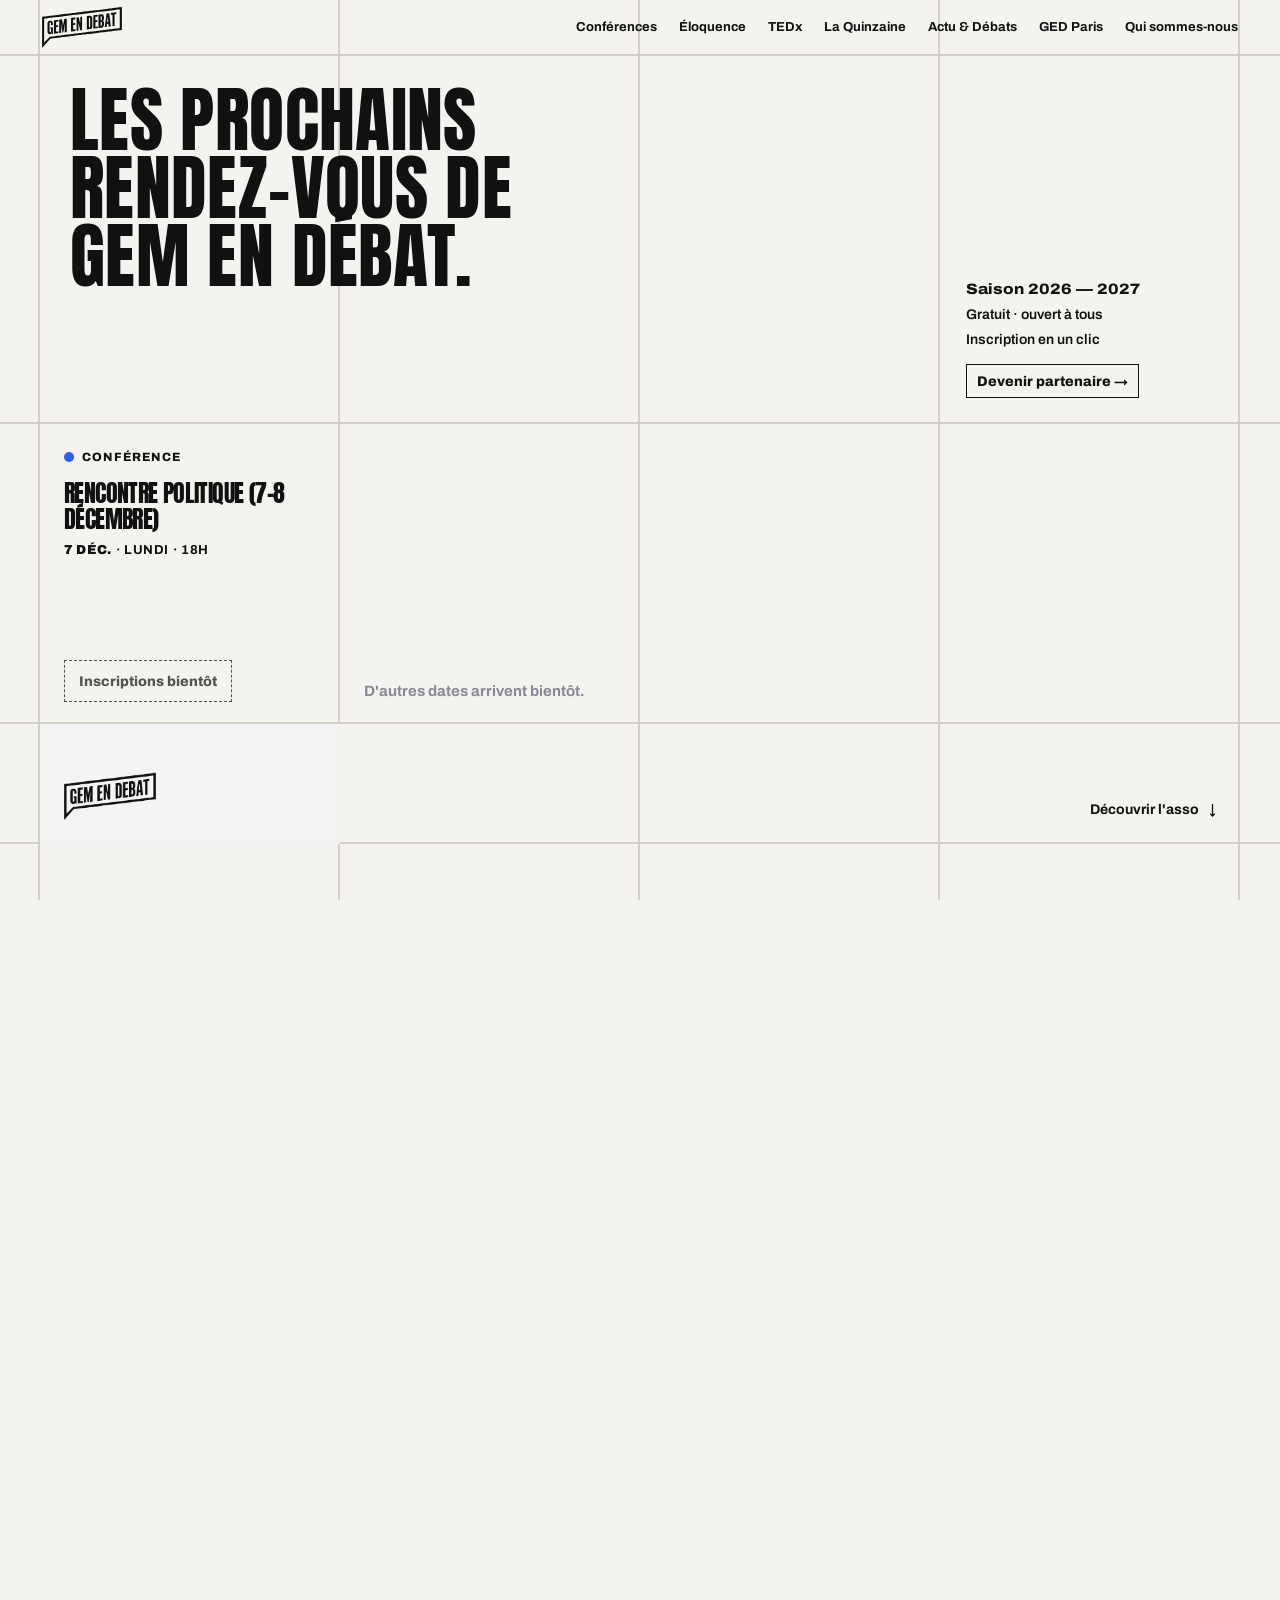
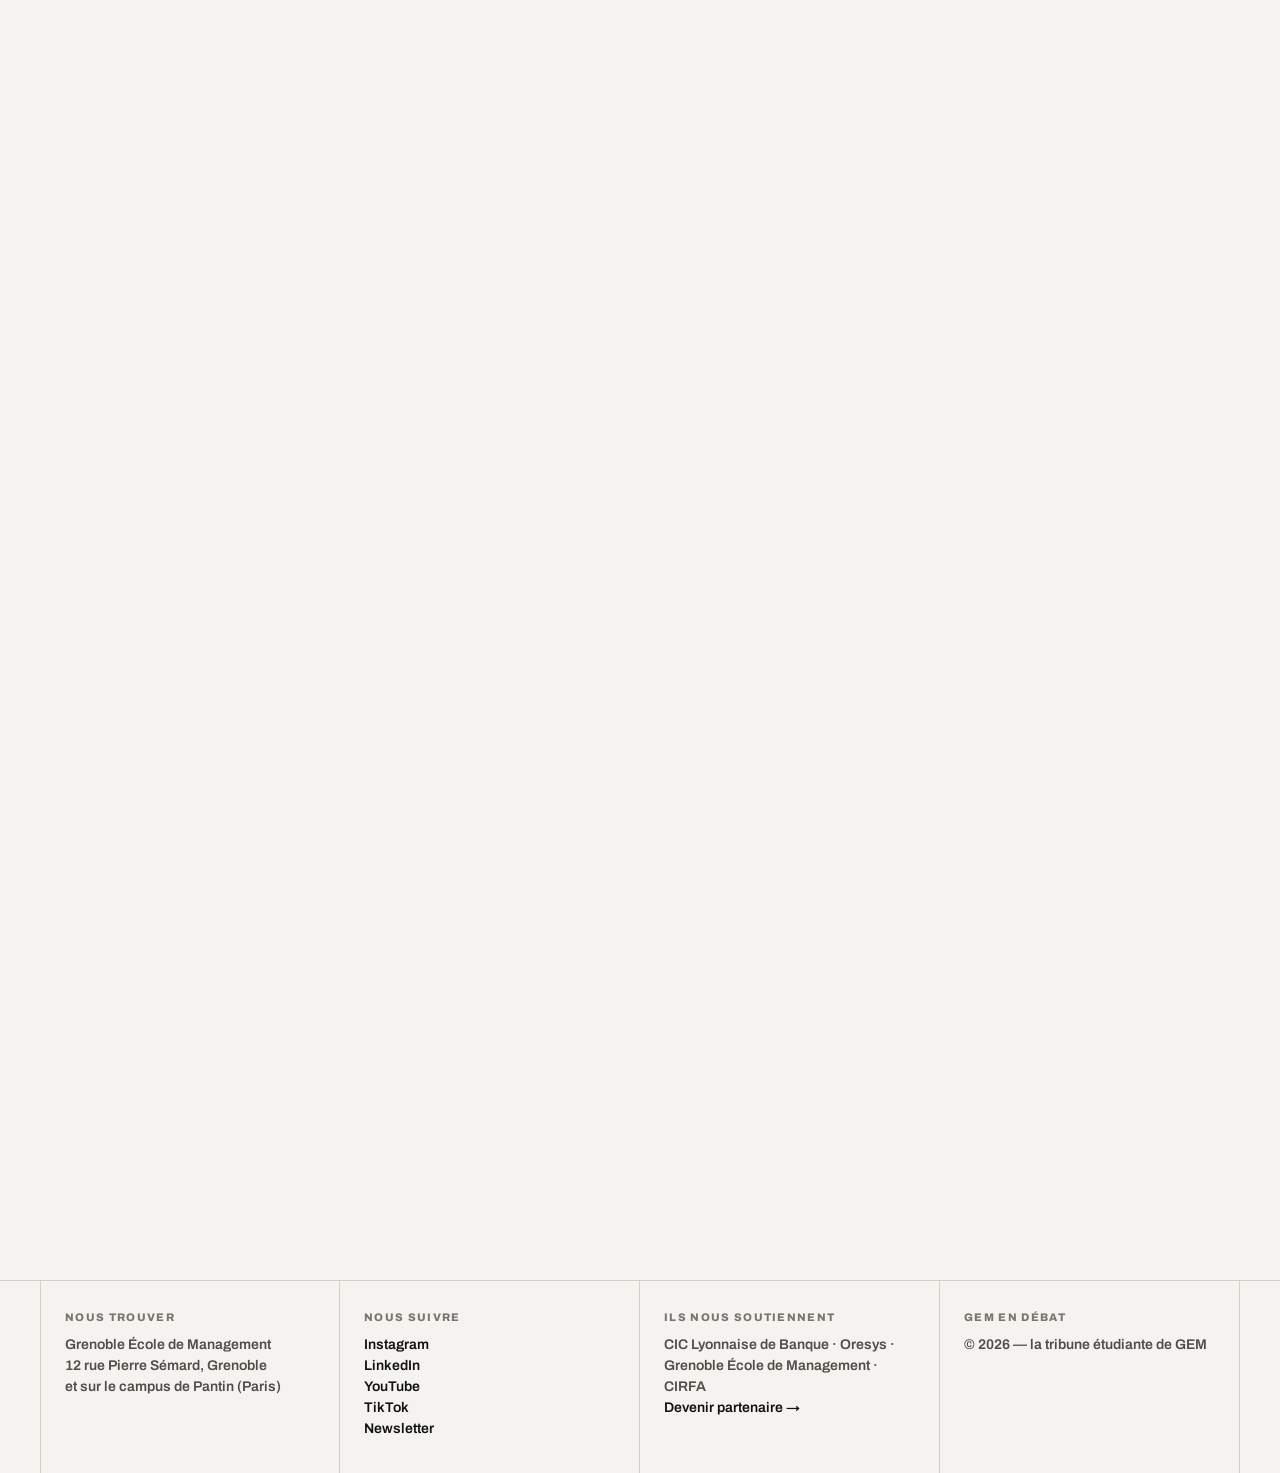
<file: index.html>
<!doctype html>
<html lang="fr">
<head>
<meta charset="utf-8">
<meta name="viewport" content="width=device-width, initial-scale=1">
<meta name="color-scheme" content="only light">
<meta name="darkreader-lock">
<title>GEM en Débat</title>
<meta name="description" content="GEM en Débat — la tribune étudiante de Grenoble École de Management. Conférences, éloquence, TEDx, La Quinzaine, Actu &amp; Débats.">
<link rel="preconnect" href="https://fonts.googleapis.com">
<link rel="preconnect" href="https://fonts.gstatic.com" crossorigin>
<link href="https://fonts.googleapis.com/css2?family=Anton&family=Archivo:wdth,wght@62..125,400..900&display=swap" rel="stylesheet">
<link rel="icon" href="assets/logo.svg">
<link rel="stylesheet" href="assets/site.css?v=13">
<style>
  :root {
    /* les couleurs viennent de assets/site.css */
    --cols: minmax(16px, 1fr) repeat(4, minmax(0, 300px)) minmax(16px, 1fr);
    --rows: 56px minmax(220px, 1fr) 300px 120px 56px;
  }
  * { box-sizing: border-box; margin: 0; padding: 0; }
  html { scroll-behavior: smooth; overflow-x: clip; }
  body { background: var(--white); color: var(--ink); font-family: "Archivo", "Helvetica Neue", Arial, sans-serif; font-size: 16px; line-height: 1.5; -webkit-font-smoothing: antialiased; }
  a { color: inherit; }
  button { font: inherit; color: inherit; cursor: pointer; }
  .display { font-family: "Anton", Impact, "Arial Narrow", sans-serif; font-weight: 400; font-stretch: normal; letter-spacing: .005em; line-height: .95; text-transform: uppercase; }

  /* ---------- Écran 1 : la grille et les prochains rendez-vous ---------- */
  .intro { position: relative; min-height: 100svh; display: grid; grid-template-columns: var(--cols); grid-template-rows: var(--rows); color: var(--ink); }
  .lines { position: absolute; inset: 0; display: grid; grid-template-columns: var(--cols); grid-template-rows: var(--rows); pointer-events: none; }
  .lines span { border-right: 2px solid var(--line); border-bottom: 2px solid var(--line); }
  .lines span:nth-child(6n) { border-right: 0; }
  .lines span:nth-last-child(-n+6) { border-bottom: 0; }

  .i-head { grid-column: 2 / span 3; grid-row: 2; padding: 30px 30px 30px 30px; position: relative; }
  .i-head h1 { font-size: clamp(40px, 5.6vw, 80px); max-width: 13ch; }
  /* le bandeau d'annonce, en pastille au-dessus du titre */
  .i-head .annonce { position: static; display: inline-flex; margin-bottom: 18px; padding: 8px 14px 7px; font-size: 14px; max-width: 100%; }
  .i-side { grid-column: 5; grid-row: 2; align-self: end; padding: 26px; font-size: 14px; font-weight: 600; display: grid; gap: 4px; position: relative; }
  .i-side .i-partner { margin-top: 10px; justify-self: start; text-decoration: none; border: 1px solid currentColor; padding: 6px 10px 5px; font-weight: 800; transition: background .15s, color .15s; }
  .i-side .i-partner:hover { background: var(--ink); color: var(--white); }
  .i-side b { font-stretch: 112%; font-weight: 800; font-size: 15px; }
  .i-top { grid-column: 2 / span 4; grid-row: 1; display: flex; justify-content: space-between; align-items: center; padding: 0 2px; font-size: 13px; font-weight: 700; position: relative; }
  .i-top nav { display: flex; gap: 22px; }
  .i-brand { display: block; width: 80px; color: var(--ink); }
  .i-brand svg { display: block; width: 100%; height: auto; }
  .i-top a { text-decoration: none; }
  .i-top a:hover { text-decoration: underline; text-underline-offset: 4px; }

  .ev { position: relative; padding: 24px 24px 22px; height: 100%; display: flex; flex-direction: column; gap: 10px; text-decoration: none; color: var(--ink); transition: background .25s, color .25s; opacity: 0; transform: translateY(16px); animation: rise .7s cubic-bezier(.2,.8,.2,1) forwards; }
  @keyframes rise { to { opacity: 1; transform: none; } }
  .ev .type { display: inline-flex; align-items: center; gap: 8px; font-size: 12px; font-weight: 800; text-transform: uppercase; letter-spacing: .1em; }
  .ev .type i { width: 10px; height: 10px; border-radius: 50%; background: var(--c); transition: background .25s; }
  .ev .when { font-size: 13px; font-weight: 700; text-transform: uppercase; letter-spacing: .05em; }
  .ev .when b { font-weight: 900; }
  .ev h3 { font-family: "Anton", Impact, sans-serif; text-transform: uppercase; letter-spacing: .01em; font-weight: 400; font-size: clamp(22px, 1.9vw, 28px); line-height: 1.05; letter-spacing: -0.025em; margin-top: 4px; }
  .ev .who { font-weight: 700; font-size: 15px; line-height: 1.25; }
  .ev .go { margin-top: auto; align-self: flex-start; display: inline-flex; align-items: center; gap: 8px; background: var(--c); color: var(--fg); font-weight: 800; font-size: 14px; padding: 10px 14px 9px; white-space: nowrap; transition: gap .2s, background .25s, color .25s; }
  .ev .go span { transition: transform .2s; }
  .ev:hover .go { background: var(--fg); color: var(--c); }
  .ev.soon .go { background: transparent; color: inherit; border: 1px dashed currentColor; }
  .ev:hover { background: var(--c); color: var(--fg); }
  .ev:hover .type i { background: var(--fg); }
  .ev:hover .go span { transform: translateX(5px); }
  .ev.soon .go { opacity: .7; }
  .ev .pv { position: absolute; right: 18px; bottom: calc(100% - 40px); width: 150px; height: auto; z-index: 5; box-shadow: 0 24px 40px -18px rgba(0,0,0,.7); opacity: 0; transform: translateY(14px) rotate(4deg); transition: opacity .25s, transform .35s cubic-bezier(.2,.8,.2,1.3); pointer-events: none; }
  .ev:hover .pv, .ev:focus-visible .pv { opacity: 1; transform: translateY(0) rotate(4deg); }
  .ev.more { color: #8a8a96; justify-content: flex-end; font-weight: 700; font-size: 15px; animation-delay: .4s; }

  .i-logo { grid-column: 2; grid-row: 4; align-self: end; padding: 24px; position: relative; }
  .i-logo .mark { width: 92px; }
  .i-down { grid-column: 5; grid-row: 4; align-self: end; justify-self: end; padding: 24px; font-weight: 700; font-size: 14px; text-decoration: none; position: relative; display: flex; align-items: center; gap: 10px; }
  .i-down span { display: inline-block; animation: nudge 1.6s ease-in-out infinite; }
  @keyframes nudge { 50% { transform: translateY(5px); } }

  /* le logo (bulle GEM EN DEBAT) */
  .mark { display: block; height: auto; }

  /* ---------- Écran 2 : la mosaïque ---------- */
  .mosaic {
    display: grid; gap: 12px; padding: 12px; min-height: max(100svh, 780px);
    grid-template-columns: repeat(5, minmax(0, 1fr)); grid-template-rows: repeat(3, minmax(230px, 1fr));
    grid-template-areas:
      "conf conf elo  ted   ted"
      "conf conf logo quinz quinz"
      "conf conf pod  team  team";
  }
  .tile { position: relative; overflow: hidden; padding: clamp(20px, 2.2vw, 32px); text-decoration: none; background: var(--bg); color: var(--fg); display: flex; flex-direction: column; isolation: isolate; }
  .tile h2 { font-size: clamp(30px, 3.2vw, 54px); position: relative; z-index: 1; }
  .t-elo h2, .t-pod h2 { font-size: clamp(26px, 2.3vw, 40px); }
  .tile .desc { position: relative; z-index: 1; margin-top: auto; max-width: 30ch; font-weight: 600; font-size: 15px; display: flex; align-items: center; gap: 10px; opacity: 0; transform: translateY(10px); transition: opacity .25s, transform .25s; }
  .tile:hover .desc, .tile:focus-visible .desc { opacity: 1; transform: none; }
  .tile .art { position: absolute; z-index: 0; transition: transform .6s cubic-bezier(.2,.8,.2,1); }
  .t-conf { grid-area: conf; --bg: var(--conf); --fg: var(--conf-fg); }
  .t-elo  { grid-area: elo;  --bg: var(--elo);  --fg: var(--elo-fg); }
  .t-ted  { grid-area: ted;  --bg: var(--ted);  --fg: var(--ted-fg); }
  .t-pod  { grid-area: pod;  --bg: var(--pod);  --fg: var(--pod-fg); }
  .t-team { grid-area: team; --bg: var(--team); --fg: var(--team-fg); }
  .t-quinz { grid-area: quinz; --bg: var(--quinz); --fg: var(--quinz-fg); }
  .t-logo { grid-area: logo; --bg: #ffffff; --fg: #111; box-shadow: inset 0 0 0 2px #111; display: grid; place-items: center; }
  .t-logo .mark { width: 78%; max-width: 260px; transition: transform .5s cubic-bezier(.2,.8,.2,1.4); }
  .t-logo:hover .mark { transform: rotate(-4deg) scale(1.06); }

  /* Conférences : les prochaines dates + une grande bulle */
  .t-conf .art { right: -6%; bottom: -8%; width: 72%; }
  .t-conf:hover .art { transform: rotate(-6deg) translate(-2%, -3%); }
  .t-conf .list { position: relative; z-index: 1; list-style: none; margin-top: 28px; max-width: 420px; }
  .t-conf .list li { display: grid; grid-template-columns: 74px 1fr; gap: 12px; padding: 12px 0; border-top: 1.5px solid rgba(242,241,237,.18); font-weight: 600; font-size: 15px; line-height: 1.25; }
  .t-conf .list li b { font-stretch: 112%; font-weight: 800; }
  .t-conf .desc { opacity: 1; transform: none; }
  /* Éloquence : les guillemets */
  .t-elo .art { left: 8%; right: 8%; bottom: 10%; height: 52%; }
  .t-elo:hover .art { transform: scale(1.08); }
  /* TEDx */
  .t-ted .art { right: 2%; bottom: -30%; font-stretch: 112%; font-weight: 900; font-size: clamp(220px, 26vw, 420px); line-height: 1; letter-spacing: -0.06em; color: rgba(0,0,0,.28); }
  .t-ted:hover .art { transform: rotate(12deg) scale(1.05); }
  .t-ted .tag { position: relative; z-index: 1; margin-top: 10px; font-weight: 700; font-size: 15px; max-width: 26ch; }
  /* Actu & Débats : l'onde des podcasts */
  .t-pod .art { left: 10%; right: 10%; bottom: 14%; height: 44%; display: flex; align-items: center; gap: 6%; }
  .t-pod .art i { flex: 1; background: var(--pod-fg); border-radius: 99px; height: var(--h); transition: height .3s; }
  .t-pod:hover .art i { animation: wave .9s ease-in-out infinite alternate; animation-delay: calc(var(--k) * -.15s); }
  @keyframes wave { to { height: calc(100% - var(--h) + 12%); } }
  /* La Quinzaine : une une de journal */
  .t-quinz .kicker { position: relative; z-index: 1; margin-top: 8px; font-weight: 700; font-size: 15px; max-width: 24ch; }
  .t-quinz .art { right: 5%; top: 30%; bottom: 10%; width: 28%; display: grid; grid-template-columns: 1fr 1fr; gap: 8% 10%; align-content: start; transform: rotate(3deg); background: #fff; padding: 5%; box-shadow: 0 18px 30px -18px rgba(0,0,0,.6); }
  .t-quinz .art b { grid-column: 1 / -1; height: 18%; min-height: 12px; background: #111; }
  .t-quinz .art i { height: 5px; background: #c4c2bc; border-radius: 2px; }
  .t-quinz .art i:nth-of-type(3n) { width: 70%; }
  .t-quinz:hover .art { transform: rotate(-2deg) translateY(-4%); }
  /* Qui sommes-nous : le réseau */
  .t-team .art { right: 4%; bottom: 8%; width: 46%; }
  .t-team:hover .art { transform: translateX(-4%) rotate(-4deg); }

  /* ---------- Animation au scroll (comme Dropbox) ---------- */
  .anim .stage { height: 320vh; }
  .anim .pin { position: sticky; top: 0; height: 100vh; overflow: hidden; }
  .anim .pin { background: var(--white); }
  .anim .intro { position: absolute; inset: 0; z-index: 2; min-height: 0; height: 100vh; background: var(--white); transform-origin: 50% 50%; will-change: transform, clip-path, opacity; }
  .anim .mosaic { position: absolute; inset: 0; min-height: 0; height: 100vh; grid-template-rows: repeat(3, minmax(0, 1fr)); background: transparent; }
  /* les fines lignes bleues au bord des carrés, comme sur Dropbox */
  .grid-lines { display: none; }
  .anim .grid-lines { display: block; position: absolute; left: 0; top: 0; width: 100%; height: 100%; overflow: visible; pointer-events: none; z-index: 0; }
  .grid-lines line { stroke: var(--line); stroke-width: 2; }
  .anim .tile { z-index: 1; will-change: transform; }
  .chip { display: none; }
  .anim .chip { display: block; position: absolute; left: 0; top: 0; width: 100px; height: 100px; z-index: 3; background: #111; transform-origin: 0 0; will-change: transform; pointer-events: none; }
  .anim .fly { z-index: 4; }
  .fly { display: none; }
  .anim .fly { display: block; position: absolute; left: 0; top: 0; z-index: 3; height: auto; pointer-events: none; transform-origin: 0 0; will-change: transform; }
  .anim .i-logo .mark { visibility: hidden; }

  @media (prefers-reduced-motion: reduce) { .ev { animation: none; opacity: 1; transform: none; } .i-down span { animation: none; } }

  @media (max-width: 1000px) {
    .mosaic { grid-template-columns: repeat(2, minmax(0, 1fr)); grid-template-rows: none; grid-auto-rows: minmax(220px, auto);
      grid-template-areas: "conf conf" "logo elo" "ted ted" "quinz quinz" "pod team"; }
    .t-conf { min-height: 520px; }
    .t-ted { min-height: 320px; }
  }
  @media (max-width: 860px) {
    .intro { display: flex; flex-direction: column; min-height: 0; padding: 0 16px 24px; }
    .lines { display: none; }
    .i-top { order: 0; flex-direction: column; align-items: flex-start; gap: 14px; padding: 18px 0 14px; }
    .i-brand { width: 84px; }
    .i-top nav { width: calc(100% + 32px); margin: 0 -16px; padding: 0 16px 4px; gap: 20px; overflow-x: auto; scrollbar-width: none; font-size: 14px; }
    .i-top nav::-webkit-scrollbar { display: none; }
    .i-top nav a { white-space: nowrap; }
    .i-head { order: 1; padding: 28px 0 18px; border-top: 1px solid var(--line); }
    .i-head h1 { font-size: clamp(44px, 13vw, 64px); }
    .i-side { order: 2; }
    .ev { order: 3; }
    .i-side { padding: 0 0 26px; align-self: stretch; }
    .ev { border-top: 1px solid var(--line); height: auto; padding: 22px 6px; display: grid; grid-template-columns: 1fr auto; column-gap: 18px; row-gap: 8px; justify-items: start; }
    .ev > :not(.pv) { grid-column: 1; }
    .ev .go { margin-top: 6px; }
    .ev .pv { position: static; grid-column: 2; grid-row: 1 / span 5; width: 64px; opacity: 1; transform: rotate(3deg); box-shadow: 0 10px 20px -12px rgba(0,0,0,.7); }
    .ev.more { display: none; }
    .i-logo, .i-down { display: none; }
  }
  @media (max-width: 560px) {
    .mosaic { grid-template-columns: 1fr; grid-template-areas: "conf" "elo" "ted" "quinz" "pod" "team"; }
    .t-logo { display: none; }
    .tile .desc { opacity: 1; transform: none; }
    /* sur téléphone, les dessins passent en haut à droite pour ne pas couvrir le texte */
    .tile { min-height: 230px; }
    .t-conf { min-height: 0; }
    .t-conf .art { display: none; }
    .t-elo .art { left: auto; right: 7%; top: 14%; bottom: auto; width: 34%; height: 30%; }
    .t-pod .art { left: auto; right: 7%; top: 16%; bottom: auto; width: 40%; height: 26%; }
    .t-team .art { right: 5%; top: 12%; bottom: auto; width: 36%; }
    .t-ted .art { font-size: 200px; bottom: -20%; }
  }
</style>
</head>
<body>

<div class="stage" id="stage"><div class="pin">
<div class="chip" id="chip" aria-hidden="true"></div>
<svg class="fly" id="fly" viewBox="0 0 300 154" aria-hidden="true"><use href="#logo"/></svg>

<!-- ÉCRAN 1 : les prochains rendez-vous -->
<header class="intro" id="agenda">
  <div class="lines" aria-hidden="true" id="lines"></div>

  <div class="i-top">
    <a class="i-brand" href="index.html" aria-label="GEM en Débat — accueil"><svg viewBox="0 0 300 154" role="img" aria-label="GEM en Débat"><use href="#logo"/></svg></a>
    <nav aria-label="Navigation principale">
      <a href="conferences.html">Conférences</a>
      <a href="eloquence.html">Éloquence</a>
      <a href="tedx.html">TEDx</a>
      <a href="la-quinzaine.html">La Quinzaine</a>
      <a href="actu-debats.html">Actu &amp; Débats</a>
      <a href="ged-paris.html">GED Paris</a>
      <a href="qui-sommes-nous.html">Qui sommes-nous</a>
    </nav>
  </div>

  <div class="i-head"><h1 class="display" data-texte="accueil-titre">Les prochains rendez-vous de GEM en Débat.</h1></div>
  <div class="i-side"><b>Saison <span id="season"></span></b><span data-texte="accueil-info-1">Gratuit · ouvert à tous</span><span data-texte="accueil-info-2">Inscription en un clic</span><a class="i-partner" href="qui-sommes-nous.html#partenaire" data-texte="accueil-bouton-partenaire">Devenir partenaire →</a></div>

  <!-- les événements sont ajoutés ici -->

  <div class="i-logo" style="color:var(--ink)"><svg class="mark" viewBox="0 0 300 154" role="img" aria-label="GEM en Débat"><use href="#logo"/></svg></div>
  <a class="i-down" href="#univers"><span data-texte="accueil-decouvrir" style="animation:none">Découvrir l'asso</span> <span>↓</span></a>
</header>

<!-- ÉCRAN 2 : la mosaïque -->
<main class="mosaic" id="univers">
  <a class="tile t-conf" href="conferences.html">
    <h2 class="display" data-texte="accueil-tuile-titre-conferences">Conférences</h2>
    <ul class="list" id="conf-list"></ul>
    <p class="desc"><span data-texte="accueil-tuile-voir-toutes-les">Voir toutes les dates</span> <span>→</span></p>
    <svg class="art" viewBox="0 0 400 300" aria-hidden="true">
      <path d="M20 30 L380 14 L388 220 L120 232 L56 290 L72 234 L28 236 Z" fill="none" stroke="#f2f1ed" stroke-width="14" stroke-linejoin="round" opacity=".9"/>
      <circle cx="150" cy="124" r="13" fill="#f2f1ed"/><circle cx="205" cy="122" r="13" fill="#f2f1ed"/><circle cx="260" cy="120" r="13" fill="#f2f1ed"/>
    </svg>
  </a>

  <a class="tile t-elo" href="eloquence.html">
    <h2 class="display" data-texte="accueil-tuile-titre-eloquence">Éloquence</h2>
    <svg class="art" viewBox="0 0 300 154" preserveAspectRatio="xMidYMid meet" aria-hidden="true">
      <path d="M20 128 C20 70 40 30 92 12 L100 30 C72 44 62 62 62 80 L100 80 L100 128 Z M130 128 C130 70 150 30 202 12 L210 30 C182 44 172 62 172 80 L210 80 L210 128 Z" fill="#f2f1ed"/>
    </svg>
    <p class="desc"><span data-texte="accueil-tuile-concours-ateliers-prise">Concours, ateliers, prise de parole</span> <span>→</span></p>
  </a>

  <a class="tile t-ted" href="tedx.html">
    <h2 class="display" data-texte="accueil-tuile-titre-tedx">TEDx</h2>
    <p class="tag" data-texte="accueil-tuile-tedx">Le grand rendez-vous de fin d'année, organisé par l'asso.</p>
    <span class="art" aria-hidden="true">x</span>
    <p class="desc"><span data-texte="accueil-tuile-decouvrir-tedx">Découvrir le TEDx</span> <span>→</span></p>
  </a>

  <div class="tile t-logo" aria-label="GEM en Débat">
    <svg class="mark" viewBox="0 0 300 154" role="img" aria-label="Logo GEM en Débat"><use href="#logo"/></svg>
  </div>

  <a class="tile t-quinz" href="la-quinzaine.html">
    <h2 class="display" data-texte="accueil-tuile-titre-quinzaine">La Quinzaine</h2>
    <p class="kicker" data-texte="accueil-tuile-quinzaine">Le journal étudiant de GEM, chaque mois.</p>
    <span class="art" aria-hidden="true"><b></b><i></i><i></i><i></i><i></i><i></i><i></i><i></i><i></i><i></i><i></i></span>
    <p class="desc"><span data-texte="accueil-tuile-lire-les-numeros">Lire les numéros</span> <span>→</span></p>
  </a>

  <a class="tile t-pod" href="actu-debats.html">
    <h2 class="display" data-texte="accueil-tuile-titre-actu">Actu &amp; Débats</h2>
    <span class="art" aria-hidden="true" id="wave"></span>
    <p class="desc"><span data-texte="accueil-tuile-actu">Décrypter l'actu et écouter</span> <span>→</span></p>
  </a>

  <a class="tile t-team" href="qui-sommes-nous.html">
    <h2 class="display" data-texte="accueil-tuile-titre-qui-sommes-nous">Qui sommes-<br>nous</h2>
    <svg class="art" viewBox="0 0 260 180" aria-hidden="true">
      <g stroke="#9fb3ff" stroke-width="4" fill="none"><path d="M30 40 L130 90 L230 30 M130 90 L80 160 M130 90 L210 150 M30 40 L80 160"/></g>
      <g fill="#9fb3ff"><rect x="16" y="26" width="28" height="28" rx="8"/><rect x="116" y="76" width="28" height="28" rx="8"/><rect x="216" y="16" width="28" height="28" rx="8"/><rect x="66" y="146" width="28" height="28" rx="8"/><rect x="196" y="136" width="28" height="28" rx="8"/></g>
    </svg>
    <p class="desc"><span data-texte="accueil-tuile-equipe-nos-partenaires">L'équipe, nos partenaires, devenir partenaire</span> <span>→</span></p>
  </a>
</main>

</div></div>

<footer class="site-footer" data-site-footer></footer>

<script src="assets/site.js?v=13"></script>
<script src="assets/contenu.js?v=13"></script>
<script src="assets/events.js?v=13"></script>
<script>
const $ = s => document.querySelector(s);
const { esc, pad, hour, MONTHS, DAYS } = GEM;
const now = new Date();
const sy = now.getMonth() >= 7 ? now.getFullYear() : now.getFullYear() - 1;
$("#season").textContent = `${sy} — ${sy + 1}`;

/* ---------- Écran 1 : les 4 prochains rendez-vous ---------- */
$("#lines").innerHTML = "<span></span>".repeat(30);
function render(events) {
  const upcoming = events.filter(e => !e.past);
  document.querySelectorAll(".intro .ev").forEach(el => el.remove());
  // d'abord les événements cochés « À la une », puis les suivants par date
  const shown = [...upcoming.filter(e => e.une), ...upcoming.filter(e => !e.une)].slice(0, 4);
  const cells = shown.map((e, i) => {
    const [c, fg] = GEM.colors(e.type);
    const attrs = `style="grid-column:${i + 2};grid-row:3;--c:${c};--fg:${fg};animation-delay:${.1 + i * .08}s"`;
    const inner = `
      ${e.affiche ? `<img class="pv" src="${esc(e.affiche)}" alt="Affiche — ${esc(e.titre)}" loading="lazy" referrerpolicy="no-referrer" onerror="this.remove()">` : ""}
      <span class="type"><i></i>${esc(e.type)}</span>
      <h3>${esc(e.titre)}</h3>
      ${GEM.who(e) ? `<span class="who">Avec ${esc(GEM.who(e))}</span>` : ""}
      <span class="when"><b>${GEM.day(e.when)}</b> · ${DAYS[e.when.getDay()]} · ${hour(e.when)}</span>
      <span class="go">${e.inscription ? `S'inscrire gratuitement <span>→</span>` : "Inscriptions bientôt"}</span>`;
    return e.inscription
      ? `<a class="ev" href="${esc(e.inscription)}" data-reg="${e.id}" ${attrs}>${inner}</a>`
      : `<div class="ev soon" ${attrs}>${inner}</div>`;
  });
  if (shown.length < 4) cells.push(`<div class="ev more" style="grid-column:${shown.length + 2};grid-row:3">${shown.length ? "D'autres dates arrivent bientôt." : "Les prochaines dates arrivent très bientôt."}</div>`);
  $("#lines").insertAdjacentHTML("afterend", cells.join(""));

  /* Écran 2 : les 5 prochaines conférences dans la grande tuile */
  const confs = upcoming.filter(e => e.type === "Conférence").slice(0, 5);
  $("#conf-list").innerHTML = confs.map(e => `<li><b>${e.when.getDate()} ${MONTHS[e.when.getMonth()]}</b><span>${esc(e.titre)}</span></li>`).join("");
}
GEM.load().then(render);
$("#wave").innerHTML = [38, 72, 54, 92, 46, 80, 30, 64, 44].map((h, k) => `<i style="--h:${h}%;--k:${k}"></i>`).join("");

/* ---------- Transition au scroll ----------
   L'accueil blanc s'efface vite. Le carré du logo (en bas à gauche) se détache,
   devient noir et glisse au centre pour devenir la pièce centrale,
   pendant que les autres carrés viennent le rejoindre sur les fines lignes bleues. */
(() => {
  const big = matchMedia("(min-width: 1001px) and (min-height: 620px)");
  const calm = matchMedia("(prefers-reduced-motion: reduce)");
  const stage = $("#stage"), intro = $("#agenda"), mosaic = $("#univers");
  const tiles = [...mosaic.querySelectorAll(".tile")].filter(t => !t.classList.contains("t-logo"));
  const logoTile = $(".t-logo"), chip = $("#chip"), fly = $("#fly"), homeMark = $(".i-logo .mark"), tileMark = $(".t-logo .mark");
  const lerp = (a, b, t) => a + (b - a) * t;
  const clamp = (v, a = 0, b = 1) => Math.min(b, Math.max(a, v));
  const ease = t => t < .5 ? 4 * t * t * t : 1 - Math.pow(-2 * t + 2, 3) / 2;
  const NS = "http://www.w3.org/2000/svg";
  let on = false, cur = 0, raf = 0, M = null;

  // positions de départ (accueil) et d'arrivée (mosaïque terminée)
  const measure = () => {
    intro.style.transform = "none";
    tiles.forEach(t => t.style.transform = "none");
    const W = innerWidth, H = innerHeight;
    const L = logoTile.getBoundingClientRect();
    const c = { x: L.left + L.width / 2, y: L.top + L.height / 2 };
    // les fines lignes bleues, au bord de chaque carré, prolongées sur toute la page
    const R = mosaic.getBoundingClientRect(), xs = new Set(), ys = new Set();
    [...tiles, logoTile].forEach(t => { const r = t.getBoundingClientRect(); xs.add(r.left - R.left); xs.add(r.right - R.left); ys.add(r.top - R.top); ys.add(r.bottom - R.top); });
    let svg = mosaic.querySelector(".grid-lines");
    if (!svg) { svg = document.createElementNS(NS, "svg"); svg.setAttribute("class", "grid-lines"); svg.setAttribute("aria-hidden", "true"); mosaic.prepend(svg); }
    svg.innerHTML = [...xs].map(x => `<line x1="${x}" y1="${-H}" x2="${x}" y2="${H * 2}"/>`).join("") + [...ys].map(y => `<line x1="${-W}" y1="${y}" x2="${W * 2}" y2="${y}"/>`).join("");
    // la case de l'accueil qui contient le logo (colonne 2, ligne 4 de la grille)
    const cell = $("#lines").children[3 * 6 + 1].getBoundingClientRect();
    const a = homeMark.getBoundingClientRect(), b = tileMark.getBoundingClientRect();
    M = {
      c,
      from: { x: cell.left, y: cell.top, w: cell.width, h: cell.height },
      to: { x: L.left, y: L.top, w: L.width, h: L.height },
      t: tiles.map(t => { const r = t.getBoundingClientRect(); return { dx: r.left + r.width / 2 - c.x, dy: r.top + r.height / 2 - c.y }; }),
      home: { x: a.left, y: a.top, w: a.width },
      mark: { x: b.left, y: b.top, w: b.width },
    };
    fly.style.width = M.home.w + "px";
  };
  const target = () => clamp(-stage.getBoundingClientRect().top / (stage.offsetHeight - innerHeight));

  const paint = p => {
    const { from, to, home, mark } = M;

    // l'accueil blanc s'efface vite
    const io = 1 - clamp(p / .2);
    intro.style.opacity = io;
    intro.style.transform = `scale(${lerp(.96, 1, io)})`;
    intro.style.visibility = io <= 0 ? "hidden" : "";
    intro.style.pointerEvents = p > .01 ? "none" : "";

    // le carré du logo se détache, devient noir et glisse au centre
    const d = ease(clamp(p / .62));
    const x = lerp(from.x, to.x, d), y = lerp(from.y, to.y, d), w = lerp(from.w, to.w, d), h = lerp(from.h, to.h, d);
    chip.style.transform = `translate(${x}px, ${y}px) scale(${w / 100}, ${h / 100})`;
    const dark = clamp(p / .12), g = Math.round(lerp(244, 255, dark));
    chip.style.background = `rgb(${g},${g},${g})`;
    chip.style.boxShadow = `0 ${30 * Math.sin(Math.PI * d)}px ${60 * Math.sin(Math.PI * d)}px -20px rgba(0,0,0,.45)`;

    // le logo voyage avec lui et passe du bleu au blanc
    const fx = lerp(home.x, mark.x, d), fy = lerp(home.y, mark.y, d), fw = lerp(home.w, mark.w, d);
    fly.style.transform = `translate(${fx}px, ${fy}px) scale(${fw / home.w})`;
    const ink = 17;
    fly.style.color = `rgb(${ink}, ${ink}, ${ink})`;

    // les autres carrés viennent le rejoindre
    const k = 1 - ease(clamp((p - .22) / .74));   // ils partent une fois l'accueil effacé
    tiles.forEach((t, i) => {
      const { dx, dy } = M.t[i];
      t.style.transform = `translate(${dx * 1.7 * k}px, ${dy * 1.7 * k}px) scale(${1 + .8 * k})`;
    });

    // une fois posé, le vrai carré central prend le relais
    const landed = d > .999;
    chip.style.opacity = fly.style.opacity = landed ? 0 : 1;
    logoTile.style.visibility = landed ? "" : "hidden";
    tileMark.style.opacity = landed ? 1 : 0;
  };
  const loop = () => {
    const t = target();
    cur += (t - cur) * .14;            // léger retard, pour un mouvement fluide
    if (Math.abs(t - cur) < .0005) cur = t;
    paint(cur);
    raf = cur === t ? 0 : requestAnimationFrame(loop);
  };
  const kick = () => { if (on && !raf) raf = requestAnimationFrame(loop); };
  const setup = () => {
    const want = big.matches && !calm.matches;
    if (want !== on) {
      on = want;
      document.documentElement.classList.toggle("anim", on);
      if (!on) { intro.removeAttribute("style"); tiles.forEach(t => t.style.transform = ""); tileMark.style.opacity = ""; logoTile.style.visibility = ""; }
    }
    if (on) { measure(); cur = target(); paint(cur); }
  };
  addEventListener("scroll", kick, { passive: true });
  addEventListener("resize", setup);
  big.addEventListener("change", setup); calm.addEventListener("change", setup);
  document.fonts.ready.then(setup);
  setup();

  // « Découvrir l'asso » descend jusqu'à la mosaïque terminée
  document.addEventListener("click", e => {
    const l = e.target.closest('a[href="#univers"]');
    if (!l || !on) return;
    e.preventDefault();
    scrollTo({ top: stage.offsetTop + stage.offsetHeight - innerHeight, behavior: "smooth" });
  });
})();

</script>
</body>
</html>
</file>
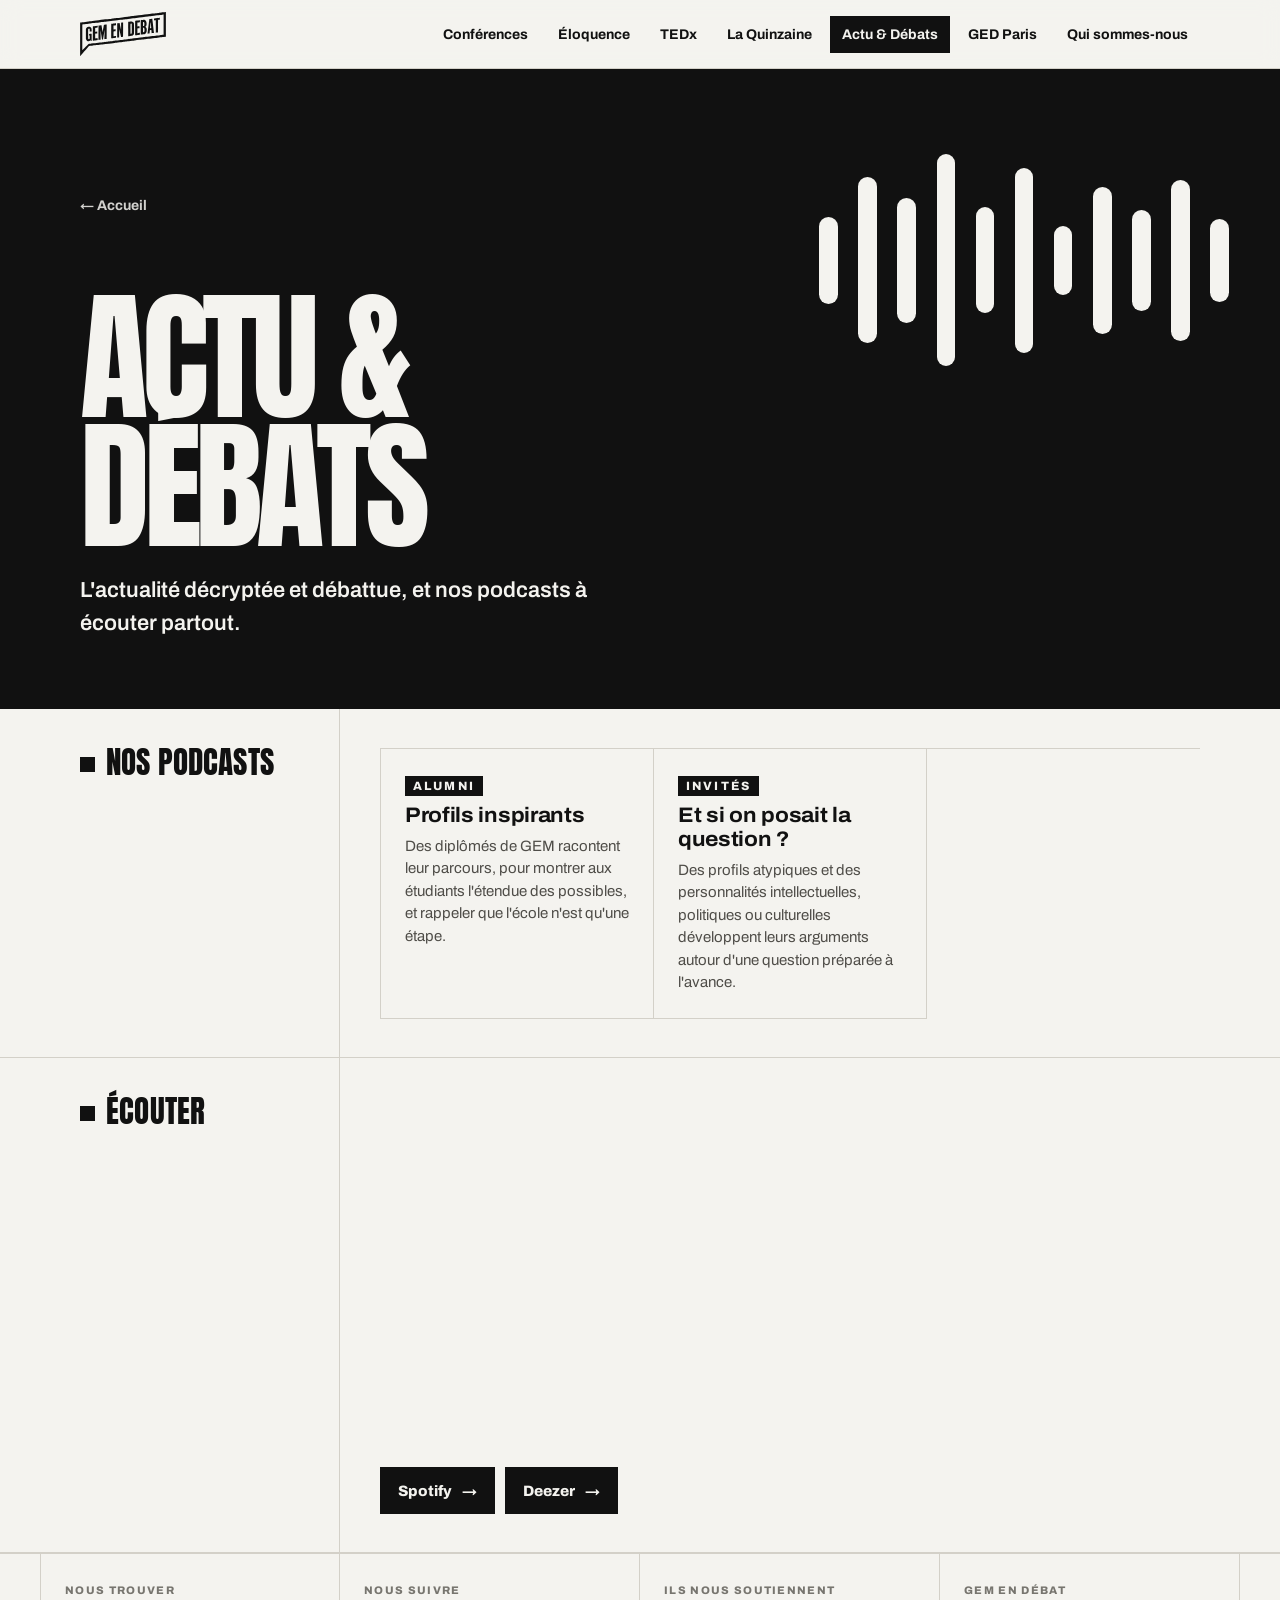
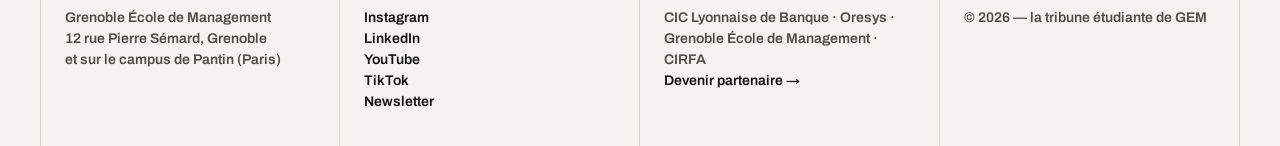
<file: actu-debats.html>
<!doctype html>
<html lang="fr">
<head>
<meta charset="utf-8">
<meta name="viewport" content="width=device-width, initial-scale=1">
<meta name="color-scheme" content="only light">
<meta name="darkreader-lock">
<title>Actu &amp; Débats — GEM en Débat</title>
<meta name="description" content="Actu &amp; Débats, le pôle de GEM en Débat qui décrypte l'actualité, et ses podcasts sur Spotify et Deezer.">
<link rel="preconnect" href="https://fonts.googleapis.com">
<link rel="preconnect" href="https://fonts.gstatic.com" crossorigin>
<link href="https://fonts.googleapis.com/css2?family=Anton&family=Archivo:wdth,wght@62..125,400..900&display=swap" rel="stylesheet">
<link rel="icon" href="assets/logo.svg">
<link rel="stylesheet" href="assets/site.css?v=13">
<style>
  .p-hero .art { right: 4%; top: 12%; width: min(32vw, 440px); height: min(18vw, 240px); display: flex; align-items: center; gap: 5%; }
  .p-hero .art i { flex: 1; background: var(--pod-fg); border-radius: 99px; height: var(--h); animation: wave 1.1s ease-in-out infinite alternate; animation-delay: calc(var(--k) * -.17s); }
  @keyframes wave { to { height: calc(100% - var(--h) + 10%); } }
  .eps { list-style: none; border-top: 1px solid var(--line); }
  .ep { display: grid; grid-template-columns: 70px 1fr auto; gap: 22px; align-items: center; padding: 20px 0; border-bottom: 1px solid var(--line); }
  .ep .num { font-stretch: 112%; font-weight: 700; font-size: 40px; line-height: 1; letter-spacing: -0.04em; color: var(--pod); }
  .ep h3 { font-stretch: 108%; font-weight: 700; font-size: clamp(19px, 2vw, 24px); letter-spacing: -0.015em; line-height: 1.15; }
  .ep p { font-size: 14px; color: #4a4a58; margin-top: 4px; }
  .ep .play { width: 52px; height: 52px; border-radius: 50%; background: var(--pod); color: var(--pod-fg); display: grid; place-items: center; text-decoration: none; font-size: 18px; transition: transform .2s; }
  .ep .play:hover { transform: scale(1.1); }
  .player { display: block; width: 100%; max-width: 720px; border: 0; border-radius: 12px; margin-bottom: 18px; }
  .blocks .tag { font-size: 12px; font-weight: 800; text-transform: uppercase; letter-spacing: .18em; color: var(--on-paper); background: var(--paper); padding: 3px 8px; }
  .listen { display: flex; flex-wrap: wrap; gap: 10px; }
  .listen .btn { background: var(--pod); }
  .listen .btn:hover { background: var(--ink); }
  @media (max-width: 860px) { .p-hero .art { opacity: .45; width: 60vw; height: 30vw; right: -6%; } .ep { grid-template-columns: 48px 1fr auto; gap: 14px; } .ep .num { font-size: 28px; } }
</style>
</head>
<body style="--accent: var(--paper)">
<header class="site-header" data-site-header></header>

<main>
  <section class="p-hero t-pod" data-image="Image cover Actu &amp; Débats">
    <div class="wrap">
      <a class="back" href="index.html">← Accueil</a>
      <h1 class="display" data-texte="actu-grand-titre">Actu &amp;<br>Débats</h1>
      <p class="lead" data-texte="actu-intro">L'actualité décryptée et débattue, et nos podcasts à écouter partout.</p>
    </div>
    <span class="art" aria-hidden="true" id="wave"></span>
  </section>

  <section class="sec">
    <div class="wrap">
      <h2 class="display" data-texte="actu-titre-podcasts">Nos podcasts</h2>
      <div class="body">
        <div class="blocks">
          <div><span class="tag" data-texte="podcasts-alumni">Alumni</span><h3 data-texte="podcasts-profils-inspirants">Profils inspirants</h3><p data-texte="podcasts-des-diplomes-gem">Des diplômés de GEM racontent leur parcours, pour montrer aux étudiants l'étendue des possibles, et rappeler que l'école n'est qu'une étape.</p></div>
          <div><span class="tag" data-texte="podcasts-invites">Invités</span><h3 data-texte="podcasts-posait-question">Et si on posait la question ?</h3><p data-texte="podcasts-des-profils-atypiques">Des profils atypiques et des personnalités intellectuelles, politiques ou culturelles développent leurs arguments autour d'une question préparée à l'avance.</p></div>
        </div>
      </div>
    </div>
  </section>

  <section class="sec">
    <div class="wrap">
      <h2 class="display" data-texte="podcasts-titre-ecouter">Écouter</h2>
      <div class="body">
        <iframe class="player" src="https://open.spotify.com/embed/show/1kRKRfo9S6Daf0RY1WikfS?utm_source=generator" height="352" loading="lazy" allow="autoplay; clipboard-write; encrypted-media; fullscreen; picture-in-picture" title="Les podcasts de GEM en Débat sur Spotify"></iframe>
        <div class="listen">
          <a class="btn" data-lien="podcasts-bouton-spotify-lien" href="https://open.spotify.com/show/1kRKRfo9S6Daf0RY1WikfS" target="_blank" rel="noopener"><span data-texte="podcasts-bouton-spotify">Spotify</span> <span>→</span></a>
          <a class="btn" data-lien="podcasts-bouton-deezer-lien" href="https://dzr.page.link/9wfsUjTHdBGCpL7S6" target="_blank" rel="noopener"><span data-texte="podcasts-bouton-deezer">Deezer</span> <span>→</span></a>
        </div>
      </div>
    </div>
  </section>

  <section class="sec" data-photos="Actu &amp; Débats" hidden>
    <div class="wrap">
      <h2 class="display" data-texte="actu-titre-photos">En images</h2>
      <div class="body"><div class="gallery"></div></div>
    </div>
  </section>
</main>

<footer class="site-footer" data-site-footer></footer>

<script src="assets/site.js?v=13"></script>
<script src="assets/contenu.js?v=13"></script>
<script>
document.getElementById("wave").innerHTML = [38, 72, 54, 92, 46, 80, 30, 64, 44, 70, 36].map((h, k) => `<i style="--h:${h}%;--k:${k}"></i>`).join("");
</script>
</body>
</html>
</file>
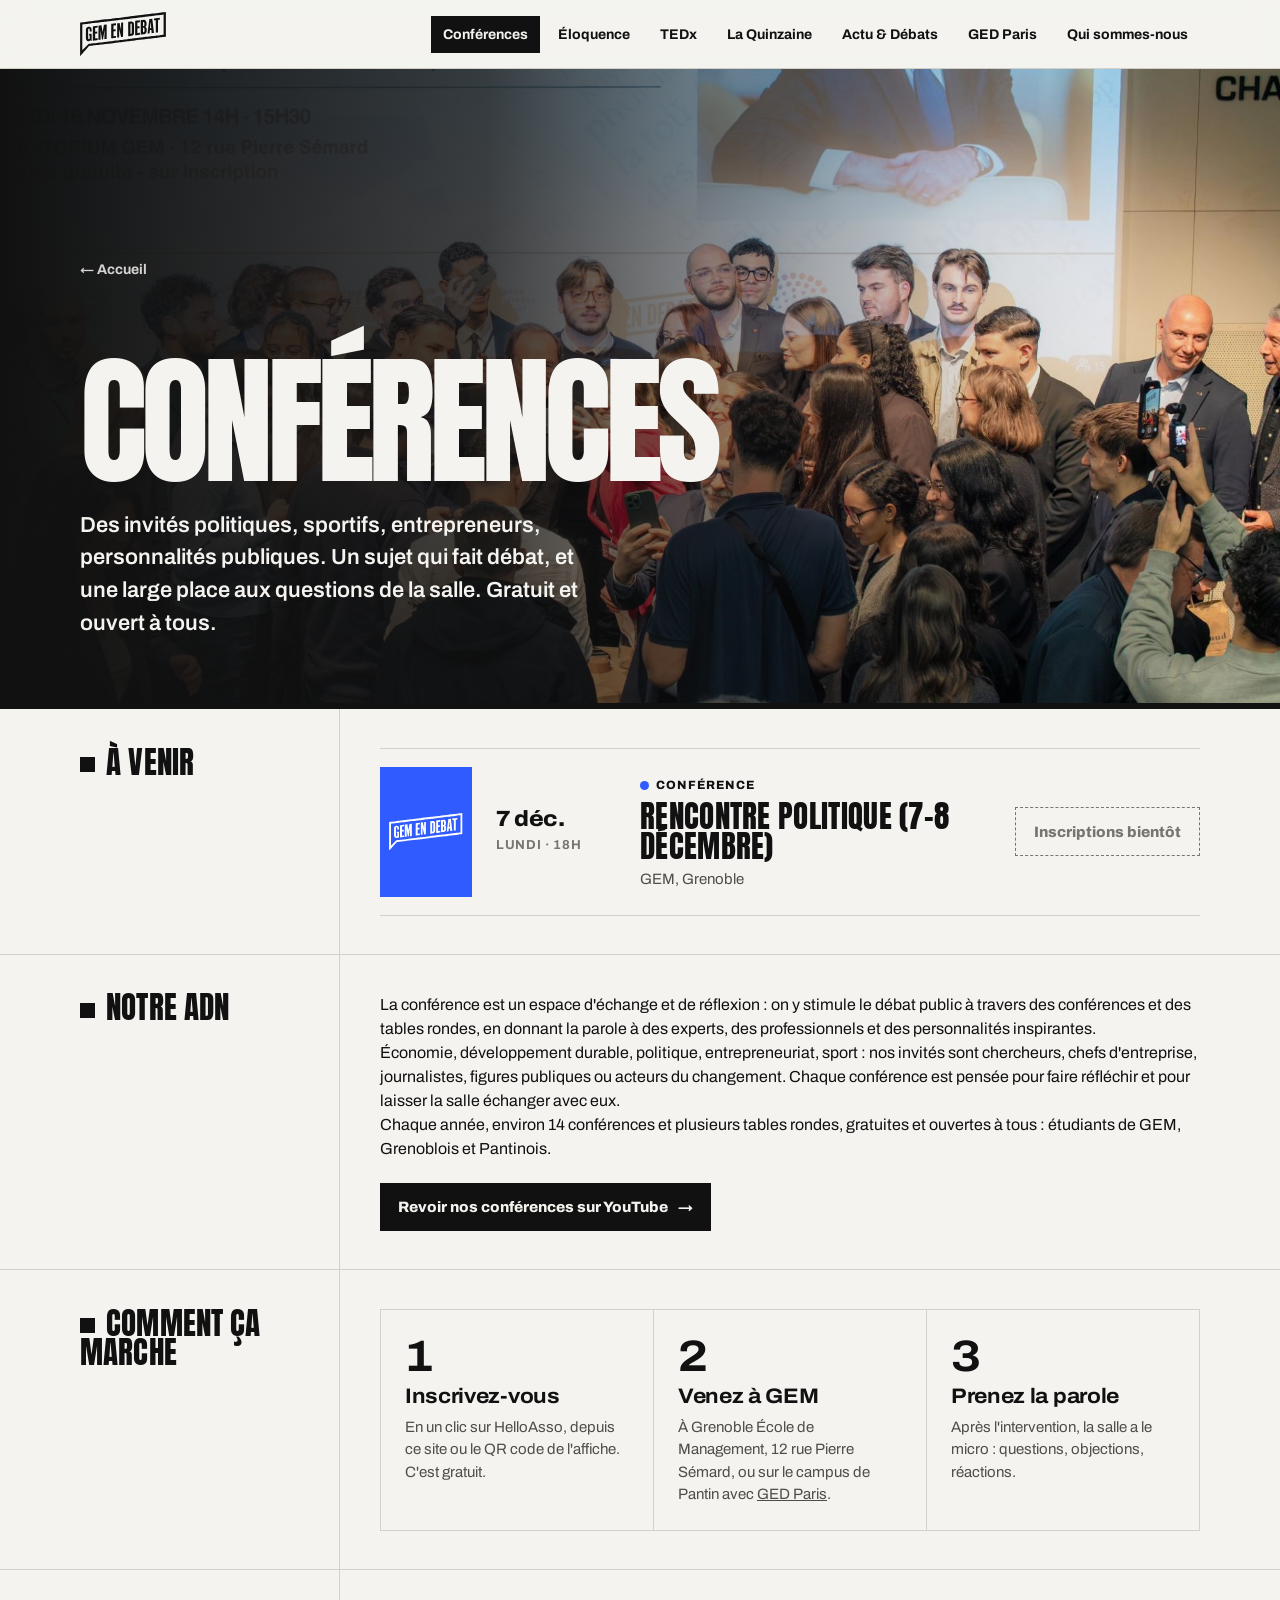
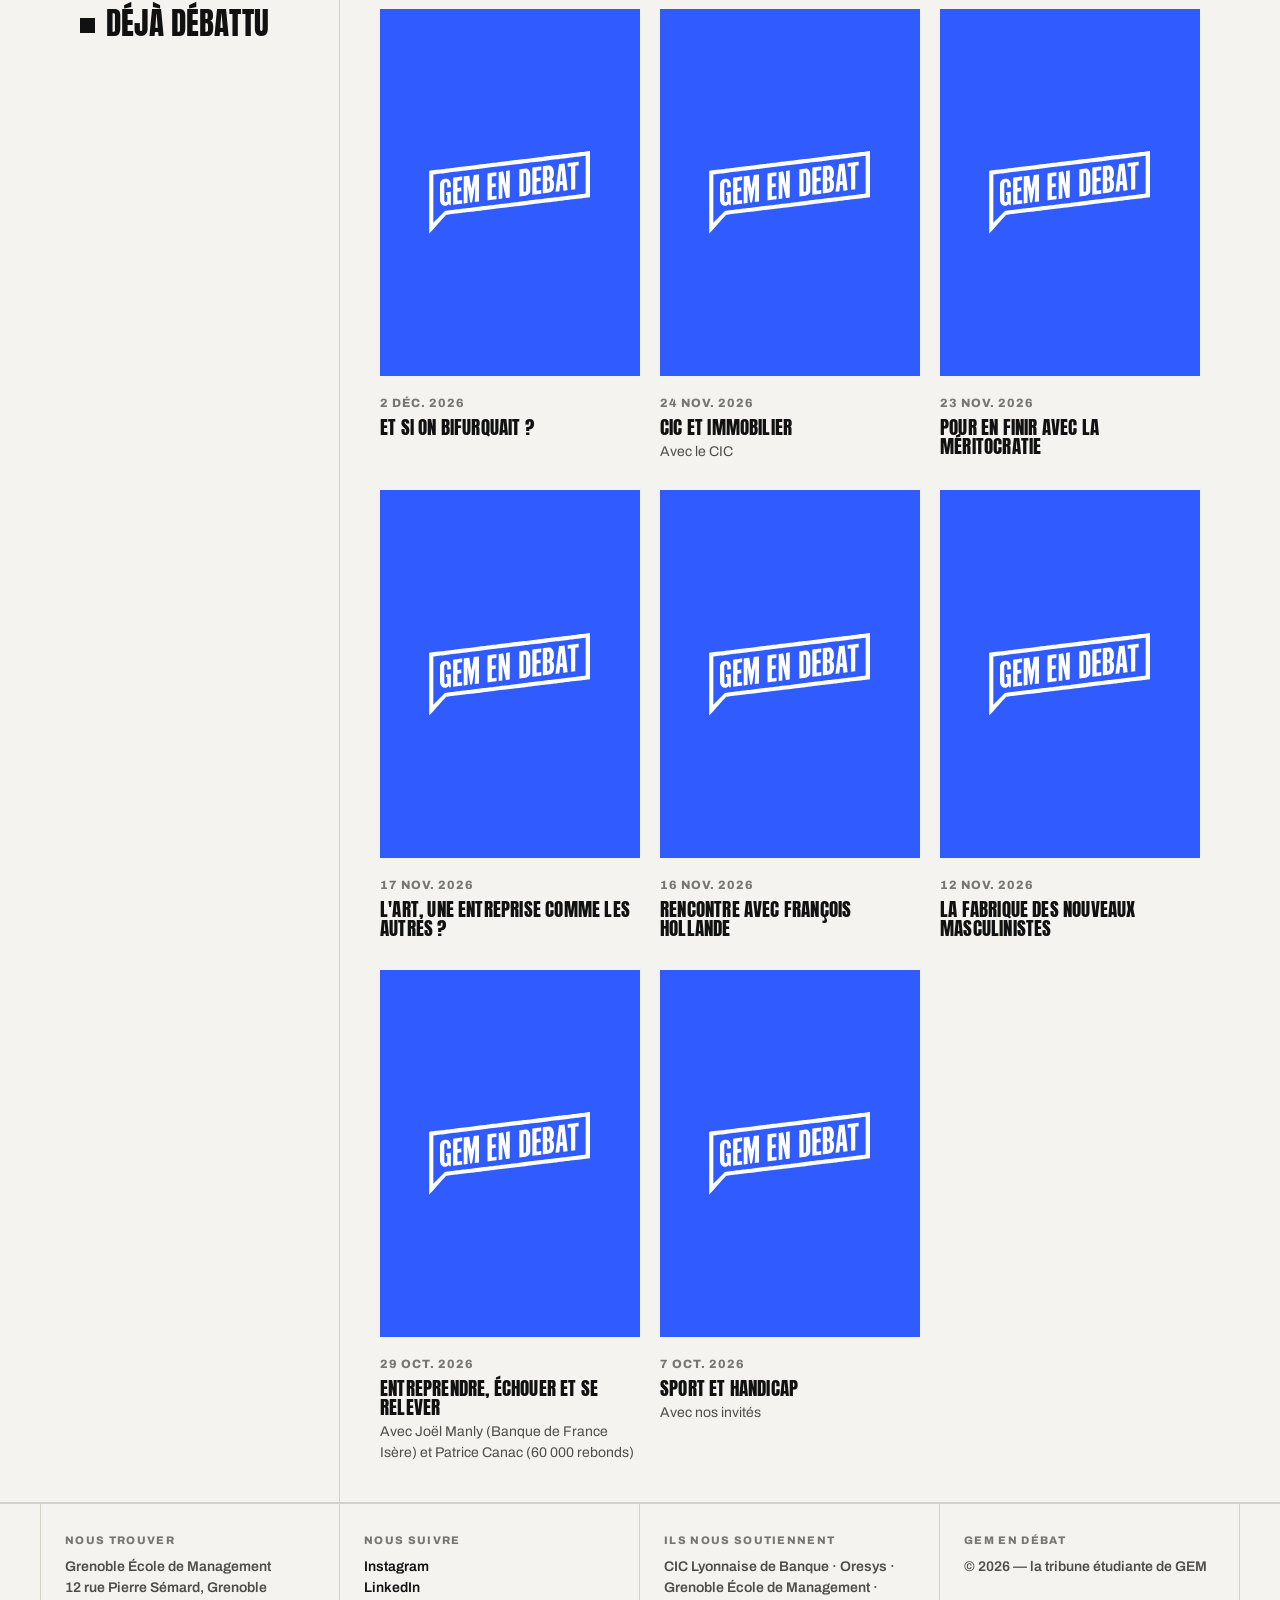
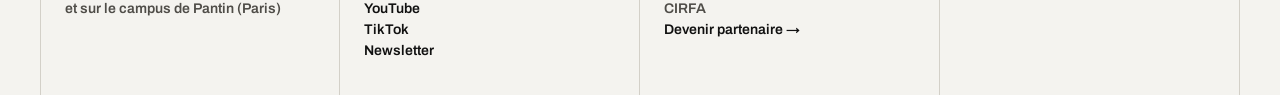
<file: conferences.html>
<!doctype html>
<html lang="fr">
<head>
<meta charset="utf-8">
<meta name="viewport" content="width=device-width, initial-scale=1">
<meta name="color-scheme" content="only light">
<meta name="darkreader-lock">
<title>Conférences — GEM en Débat</title>
<meta name="description" content="Les conférences de GEM en Débat : des invités, un sujet qui fait débat, et la parole à la salle. Gratuit et ouvert à tous.">
<link rel="preconnect" href="https://fonts.googleapis.com">
<link rel="preconnect" href="https://fonts.gstatic.com" crossorigin>
<link href="https://fonts.googleapis.com/css2?family=Anton&family=Archivo:wdth,wght@62..125,400..900&display=swap" rel="stylesheet">
<link rel="icon" href="assets/logo.svg">
<link rel="stylesheet" href="assets/site.css?v=13">
<style>
  .p-hero .art { right: -7%; bottom: -26%; width: min(46vw, 640px); transition: transform .8s cubic-bezier(.2,.8,.2,1); }
  .p-hero:hover .art { transform: rotate(-4deg) translate(-2%, -3%); }
  .p-hero .art circle { animation: dot 1.4s ease-in-out infinite; }
  .p-hero .art circle:nth-of-type(2) { animation-delay: .2s; }
  .p-hero .art circle:nth-of-type(3) { animation-delay: .4s; }
  @keyframes dot { 30% { transform: translateY(-10px); } 60% { transform: none; } }
  .p-hero .art circle { transform-box: fill-box; }
</style>
</head>
<body style="--accent: var(--paper)">
<header class="site-header" data-site-header></header>

<main>
  <section class="p-hero t-conf" data-image="Image cover Conférences">
    <div class="wrap">
      <a class="back" href="index.html">← Accueil</a>
      <h1 class="display" data-texte="conferences-grand-titre">Conférences</h1>
      <p class="lead" data-texte="conferences-intro">Des invités politiques, sportifs, entrepreneurs, personnalités publiques. Un sujet qui fait débat, et une large place aux questions de la salle. Gratuit et ouvert à tous.</p>
    </div>
    <svg class="art" viewBox="0 0 400 300" aria-hidden="true">
      <path d="M20 30 L380 14 L388 220 L120 232 L56 290 L72 234 L28 236 Z" fill="none" stroke="#f2f1ed" stroke-width="12" stroke-linejoin="round" opacity=".9"/>
      <circle cx="150" cy="124" r="13" fill="#f2f1ed"/><circle cx="205" cy="122" r="13" fill="#f2f1ed"/><circle cx="260" cy="120" r="13" fill="#f2f1ed"/>
    </svg>
  </section>

  <section class="sec">
    <div class="wrap">
      <h2 class="display" data-texte="conferences-titre-venir">À venir</h2>
      <div class="body" id="upcoming"></div>
    </div>
  </section>

  <section class="sec">
    <div class="wrap">
      <h2 class="display" data-texte="conferences-titre-notre-adn">Notre ADN</h2>
      <div class="body">
        <div data-texte="conferences-adn">
        <p>La conférence est un espace d'échange et de réflexion : on y stimule le débat public à travers des conférences et des tables rondes, en donnant la parole à des experts, des professionnels et des personnalités inspirantes.</p>
        <p>Économie, développement durable, politique, entrepreneuriat, sport : nos invités sont chercheurs, chefs d'entreprise, journalistes, figures publiques ou acteurs du changement. Chaque conférence est pensée pour faire réfléchir et pour laisser la salle échanger avec eux.</p>
        <p>Chaque année, environ 14 conférences et plusieurs tables rondes, gratuites et ouvertes à tous : étudiants de GEM, Grenoblois et Pantinois.</p>
        </div>
        <p style="margin-top:22px"><a class="btn" data-lien="conferences-bouton-revoir-nos-conferences-lien" href="https://www.youtube.com/@gemendebat" target="_blank" rel="noopener"><span data-texte="conferences-bouton-revoir-nos-conferences">Revoir nos conférences sur YouTube</span> <span>→</span></a></p>
      </div>
    </div>
  </section>

  <section class="sec">
    <div class="wrap">
      <h2 class="display" data-texte="conferences-titre-comment-marche">Comment ça marche</h2>
      <div class="body">
        <div class="blocks">
          <div><span class="n">1</span><h3 data-texte="conferences-inscrivez-vous">Inscrivez-vous</h3><p data-texte="conferences-clic-sur-helloasso">En un clic sur HelloAsso, depuis ce site ou le QR code de l'affiche. C'est gratuit.</p></div>
          <div><span class="n">2</span><h3 data-texte="conferences-venez-gem">Venez à GEM</h3><p data-texte="conferences-avec-lien-grenoble-ecole-management">À Grenoble École de Management, 12 rue Pierre Sémard, ou sur le campus de Pantin avec <a href="ged-paris.html">GED Paris</a>.</p></div>
          <div><span class="n">3</span><h3 data-texte="conferences-prenez-parole">Prenez la parole</h3><p data-texte="conferences-apres-intervention-salle">Après l'intervention, la salle a le micro : questions, objections, réactions.</p></div>
        </div>
      </div>
    </div>
  </section>

  <section class="sec">
    <div class="wrap">
      <h2 class="display" data-texte="conferences-titre-deja-debattu">Déjà débattu</h2>
      <div class="body" id="past"></div>
    </div>
  </section>

  <section class="sec" data-photos="Conférences" hidden>
    <div class="wrap">
      <h2 class="display" data-texte="conferences-titre-photos">En images</h2>
      <div class="body"><div class="gallery"></div></div>
    </div>
  </section>
</main>

<footer class="site-footer" data-site-footer></footer>

<script src="assets/site.js?v=13"></script>
<script src="assets/contenu.js?v=13"></script>
<script src="assets/events.js?v=13"></script>
<script>
GEM.load().then(events => {
  const confs = events.filter(e => e.type === "Conférence");
  document.getElementById("upcoming").innerHTML = GEM.rows(confs.filter(e => !e.past), "Les prochaines conférences arrivent très bientôt.");
  document.getElementById("past").innerHTML = GEM.cards(confs.filter(e => e.past).reverse());
});
</script>
</body>
</html>
</file>
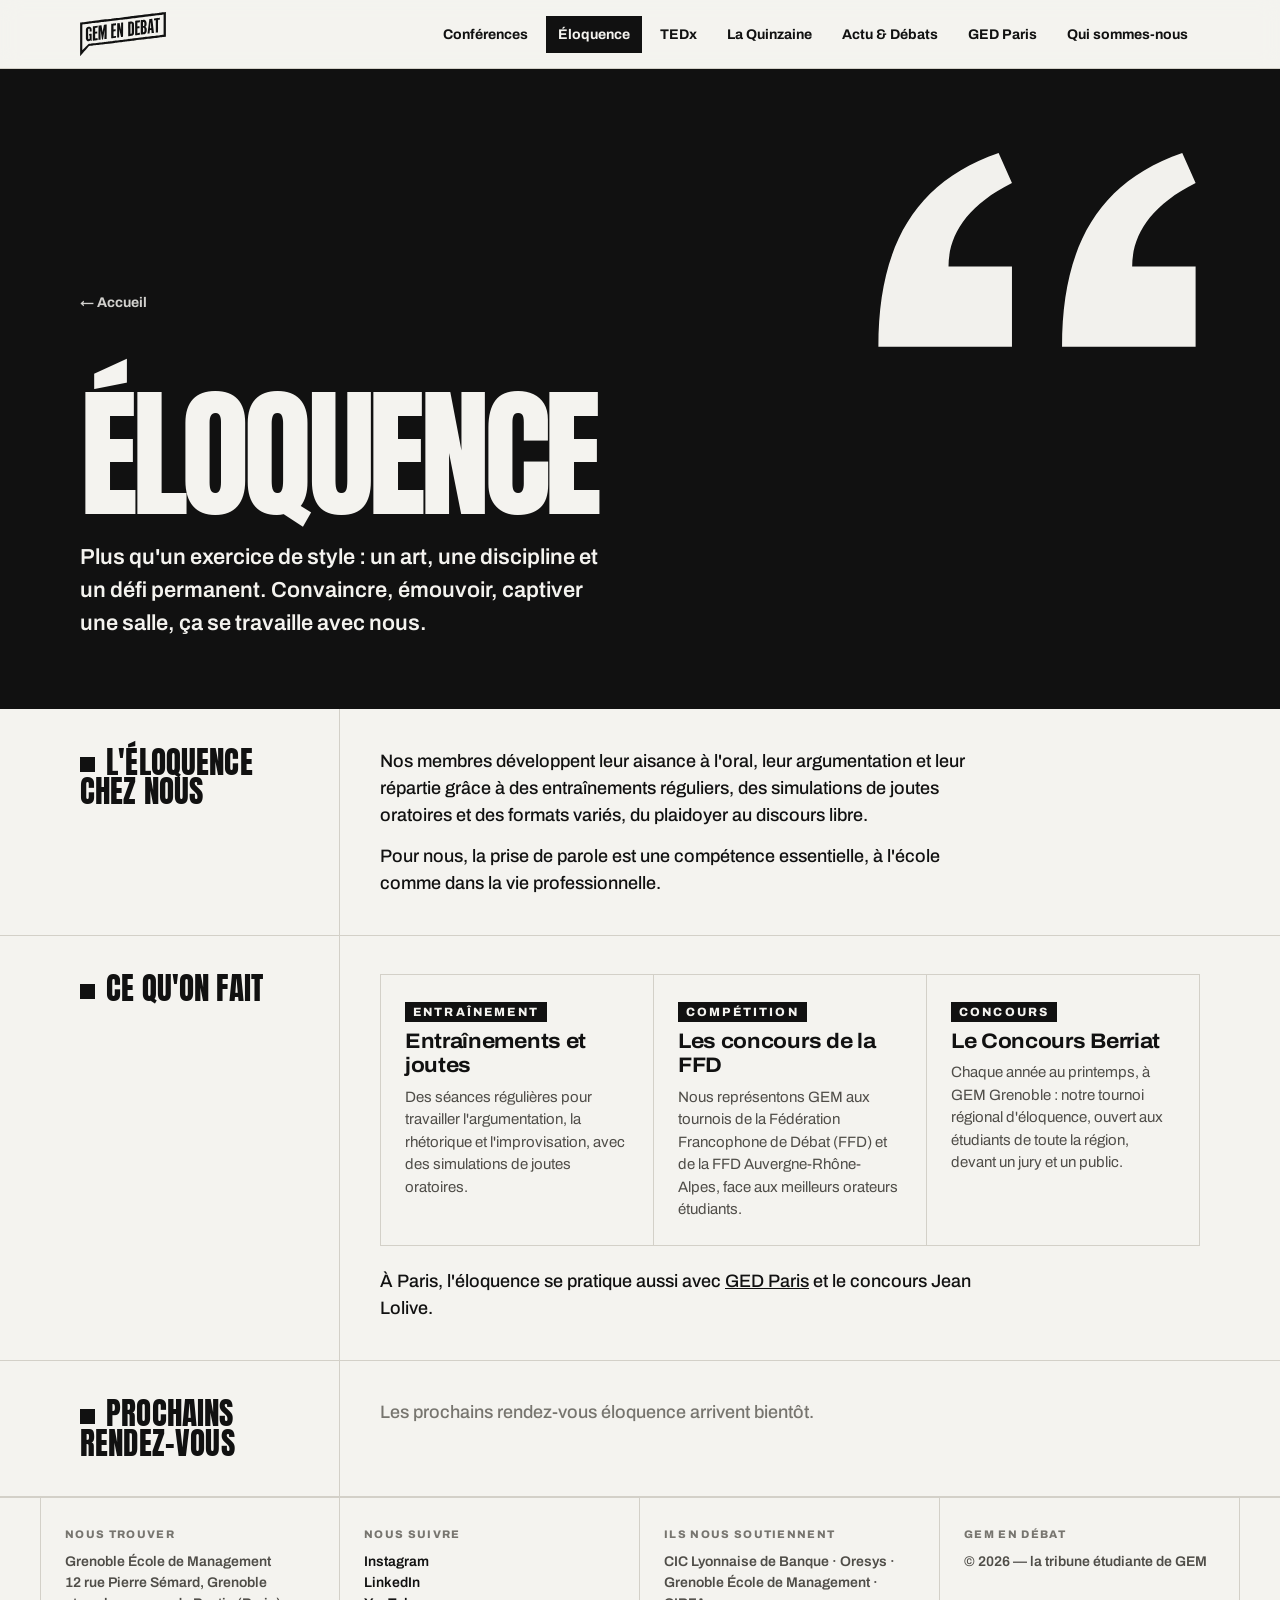
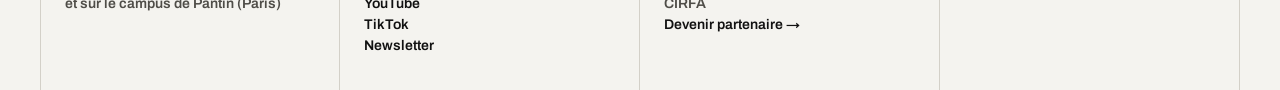
<file: eloquence.html>
<!doctype html>
<html lang="fr">
<head>
<meta charset="utf-8">
<meta name="viewport" content="width=device-width, initial-scale=1">
<meta name="color-scheme" content="only light">
<meta name="darkreader-lock">
<title>Éloquence — GEM en Débat</title>
<meta name="description" content="L'éloquence chez GEM en Débat : apprendre à prendre la parole, défendre une idée, convaincre une salle.">
<link rel="preconnect" href="https://fonts.googleapis.com">
<link rel="preconnect" href="https://fonts.gstatic.com" crossorigin>
<link href="https://fonts.googleapis.com/css2?family=Anton&family=Archivo:wdth,wght@62..125,400..900&display=swap" rel="stylesheet">
<link rel="icon" href="assets/logo.svg">
<link rel="stylesheet" href="assets/site.css?v=13">
<style>
  .p-hero .art { right: 4%; top: 10%; width: min(30vw, 420px); }
  .p-hero .art path { transform-box: fill-box; transform-origin: center; animation: breathe 3.2s ease-in-out infinite; }
  .p-hero .art path + path { animation-delay: .4s; }
  @keyframes breathe { 50% { transform: scale(1.06) rotate(-2deg); } }
  .blocks .tag { font-size: 12px; font-weight: 800; text-transform: uppercase; letter-spacing: .18em; color: var(--on-paper); background: var(--paper); padding: 3px 8px; }
  @media (max-width: 860px) { .p-hero .art { top: 10%; right: -4%; width: 46vw; opacity: .5; } }
</style>
</head>
<body style="--accent: var(--paper)">
<header class="site-header" data-site-header></header>

<main>
  <section class="p-hero t-elo" data-image="Image cover Éloquence">
    <div class="wrap">
      <a class="back" href="index.html">← Accueil</a>
      <h1 class="display" data-texte="eloquence-grand-titre">Éloquence</h1>
      <p class="lead" data-texte="eloquence-intro">Plus qu'un exercice de style : un art, une discipline et un défi permanent. Convaincre, émouvoir, captiver une salle, ça se travaille avec nous.</p>
    </div>
    <svg class="art" viewBox="0 0 230 140" aria-hidden="true">
      <path d="M20 128 C20 70 40 30 92 12 L100 30 C72 44 62 62 62 80 L100 80 L100 128 Z" fill="#f2f1ed"/>
      <path d="M130 128 C130 70 150 30 202 12 L210 30 C182 44 172 62 172 80 L210 80 L210 128 Z" fill="#f2f1ed"/>
    </svg>
  </section>

  <section class="sec">
    <div class="wrap">
      <h2 class="display" data-texte="eloquence-titre-eloquence-chez-nous">L'éloquence chez nous</h2>
      <div class="body" data-texte="eloquence-chez-nous">
        <p>Nos membres développent leur aisance à l'oral, leur argumentation et leur répartie grâce à des entraînements réguliers, des simulations de joutes oratoires et des formats variés, du plaidoyer au discours libre.</p>
        <p>Pour nous, la prise de parole est une compétence essentielle, à l'école comme dans la vie professionnelle.</p>
      </div>
    </div>
  </section>

  <section class="sec">
    <div class="wrap">
      <h2 class="display" data-texte="eloquence-titre-fait">Ce qu'on fait</h2>
      <div class="body">
        <div class="blocks">
          <div><span class="tag" data-texte="eloquence-entrainement">Entraînement</span><h3 data-texte="eloquence-entrainements-joutes">Entraînements et joutes</h3><p data-texte="eloquence-des-seances-regulieres">Des séances régulières pour travailler l'argumentation, la rhétorique et l'improvisation, avec des simulations de joutes oratoires.</p></div>
          <div><span class="tag" data-texte="eloquence-competition">Compétition</span><h3 data-texte="eloquence-les-concours-ffd">Les concours de la FFD</h3><p data-texte="eloquence-nous-representons-gem">Nous représentons GEM aux tournois de la Fédération Francophone de Débat (FFD) et de la FFD Auvergne-Rhône-Alpes, face aux meilleurs orateurs étudiants.</p></div>
          <div><span class="tag" data-texte="eloquence-concours">Concours</span><h3 data-texte="eloquence-concours-berriat">Le Concours Berriat</h3><p data-texte="eloquence-chaque-annee-printemps">Chaque année au printemps, à GEM Grenoble : notre tournoi régional d'éloquence, ouvert aux étudiants de toute la région, devant un jury et un public.</p></div>
        </div>
        <p style="margin-top:22px" data-texte="eloquence-avec-lien-paris-eloquence-pratique">À Paris, l'éloquence se pratique aussi avec <a href="ged-paris.html">GED Paris</a> et le concours Jean Lolive.</p>
      </div>
    </div>
  </section>

  <section class="sec">
    <div class="wrap">
      <h2 class="display" data-texte="eloquence-titre-prochains-rendez-vous">Prochains rendez-vous</h2>
      <div class="body" id="upcoming"></div>
    </div>
  </section>

  <section class="sec" id="past-sec" hidden>
    <div class="wrap">
      <h2 class="display" data-texte="eloquence-titre-deja-passes">Déjà passés</h2>
      <div class="body" id="past"></div>
    </div>
  </section>

  <section class="sec" data-photos="Éloquence" hidden>
    <div class="wrap">
      <h2 class="display" data-texte="eloquence-titre-photos">En images</h2>
      <div class="body"><div class="gallery"></div></div>
    </div>
  </section>
</main>

<footer class="site-footer" data-site-footer></footer>

<script src="assets/site.js?v=13"></script>
<script src="assets/contenu.js?v=13"></script>
<script src="assets/events.js?v=13"></script>
<script>
GEM.load().then(events => {
  const list = events.filter(e => e.type === "Éloquence");
  const past = list.filter(e => e.past).reverse();
  document.getElementById("upcoming").innerHTML = GEM.rows(list.filter(e => !e.past), "Les prochains rendez-vous éloquence arrivent bientôt.");
  if (past.length) {
    document.getElementById("past").innerHTML = GEM.cards(past);
    document.getElementById("past-sec").hidden = false;
  }
});
</script>
</body>
</html>
</file>
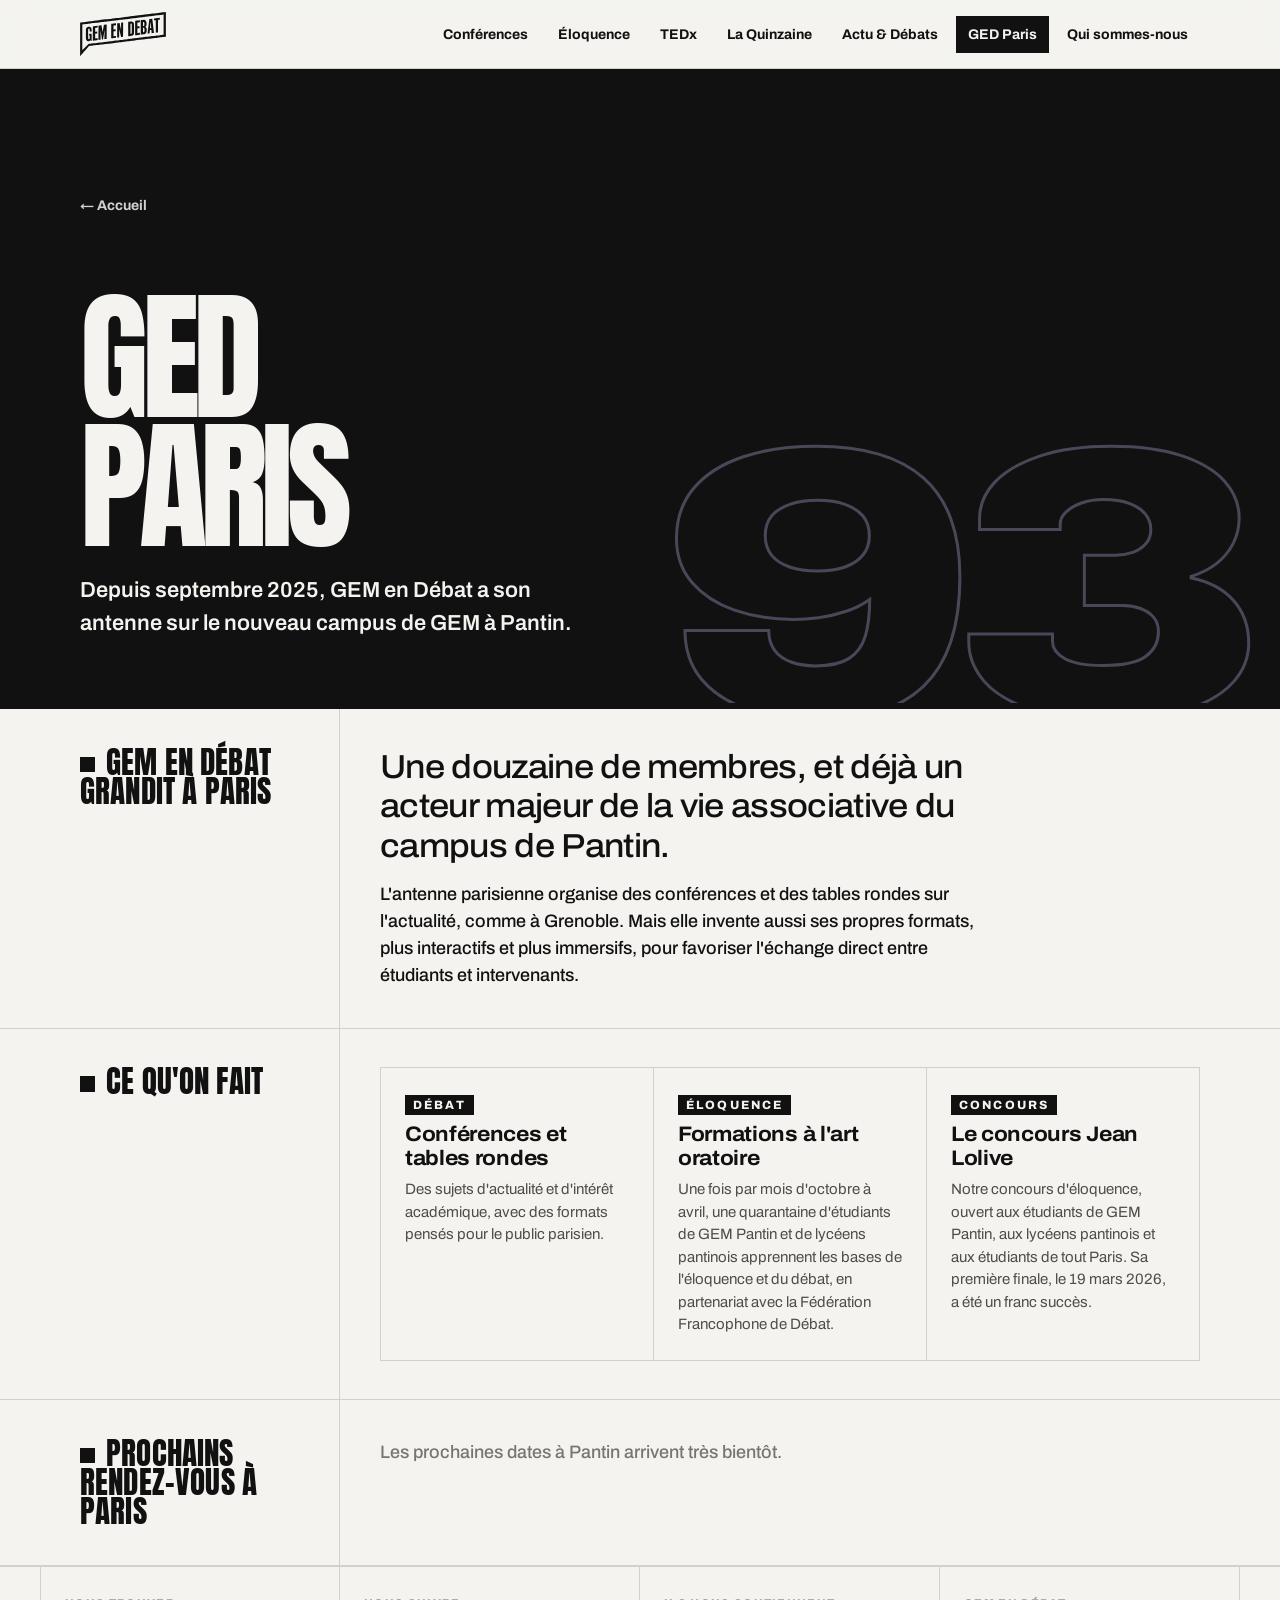
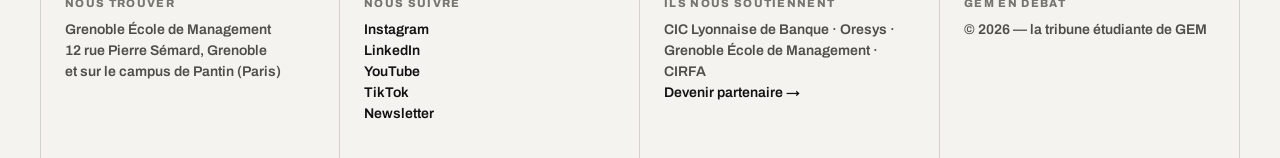
<file: ged-paris.html>
<!doctype html>
<html lang="fr">
<head>
<meta charset="utf-8">
<meta name="viewport" content="width=device-width, initial-scale=1">
<meta name="color-scheme" content="only light">
<meta name="darkreader-lock">
<title>GED Paris — GEM en Débat</title>
<meta name="description" content="GED Paris, l'antenne de GEM en Débat sur le campus de Pantin : conférences, tables rondes, formations d'éloquence et concours Jean Lolive.">
<link rel="preconnect" href="https://fonts.googleapis.com">
<link rel="preconnect" href="https://fonts.gstatic.com" crossorigin>
<link href="https://fonts.googleapis.com/css2?family=Anton&family=Archivo:wdth,wght@62..125,400..900&display=swap" rel="stylesheet">
<link rel="icon" href="assets/logo.svg">
<link rel="stylesheet" href="assets/site.css?v=13">
<style>
  .p-hero .art { right: 3%; bottom: -6%; font-stretch: 125%; font-weight: 900; font-size: clamp(200px, 30vw, 460px); line-height: .8; letter-spacing: -0.06em; color: transparent; -webkit-text-stroke: 3px #4a4858; animation: drift 6s ease-in-out infinite; }
  @keyframes drift { 50% { transform: translateY(-14px); } }
  .blocks .tag { font-size: 12px; font-weight: 800; text-transform: uppercase; letter-spacing: .18em; color: var(--on-paper); background: var(--paper); padding: 3px 8px; }
  .big { font-stretch: 108%; font-weight: 700; font-size: clamp(24px, 2.6vw, 34px) !important; line-height: 1.2; letter-spacing: -0.02em; max-width: 30ch !important; }
  @media (max-width: 860px) { .p-hero .art { opacity: .5; } }
</style>
</head>
<body style="--accent: var(--paper)">
<header class="site-header" data-site-header></header>

<main>
  <section class="p-hero t-paris" data-image="Image cover GED Paris">
    <div class="wrap">
      <a class="back" href="index.html">← Accueil</a>
      <h1 class="display" data-texte="paris-grand-titre">GED<br>Paris</h1>
      <p class="lead" data-texte="paris-intro">Depuis septembre 2025, GEM en Débat a son antenne sur le nouveau campus de GEM à Pantin.</p>
    </div>
    <span class="art" aria-hidden="true">93</span>
  </section>

  <section class="sec">
    <div class="wrap">
      <h2 class="display" data-texte="paris-titre-gem-debat-grandit">GEM en Débat grandit à Paris</h2>
      <div class="body">
        <p class="big" data-texte="paris-accroche">Une douzaine de membres, et déjà un acteur majeur de la vie associative du campus de Pantin.</p>
        <p data-texte="paris-texte">L'antenne parisienne organise des conférences et des tables rondes sur l'actualité, comme à Grenoble. Mais elle invente aussi ses propres formats, plus interactifs et plus immersifs, pour favoriser l'échange direct entre étudiants et intervenants.</p>
      </div>
    </div>
  </section>

  <section class="sec">
    <div class="wrap">
      <h2 class="display" data-texte="paris-titre-fait">Ce qu'on fait</h2>
      <div class="body">
        <div class="blocks">
          <div><span class="tag" data-texte="paris-debat">Débat</span><h3 data-texte="paris-conferences-tables-rondes">Conférences et tables rondes</h3><p data-texte="paris-des-sujets-actualite">Des sujets d'actualité et d'intérêt académique, avec des formats pensés pour le public parisien.</p></div>
          <div><span class="tag" data-texte="paris-eloquence">Éloquence</span><h3 data-texte="paris-formations-art-oratoire">Formations à l'art oratoire</h3><p data-texte="paris-une-fois-par">Une fois par mois d'octobre à avril, une quarantaine d'étudiants de GEM Pantin et de lycéens pantinois apprennent les bases de l'éloquence et du débat, en partenariat avec la Fédération Francophone de Débat.</p></div>
          <div><span class="tag" data-texte="paris-concours">Concours</span><h3 data-texte="paris-concours-jean-lolive">Le concours Jean Lolive</h3><p data-texte="paris-notre-concours-eloquence">Notre concours d'éloquence, ouvert aux étudiants de GEM Pantin, aux lycéens pantinois et aux étudiants de tout Paris. Sa première finale, le 19 mars 2026, a été un franc succès.</p></div>
        </div>
      </div>
    </div>
  </section>

  <section class="sec">
    <div class="wrap">
      <h2 class="display" data-texte="paris-titre-prochains-rendez-vous">Prochains rendez-vous à Paris</h2>
      <div class="body" id="upcoming"></div>
    </div>
  </section>

  <section class="sec" data-photos="GED Paris" hidden>
    <div class="wrap">
      <h2 class="display" data-texte="paris-titre-photos">En images</h2>
      <div class="body"><div class="gallery"></div></div>
    </div>
  </section>
</main>

<footer class="site-footer" data-site-footer></footer>

<script src="assets/site.js?v=13"></script>
<script src="assets/contenu.js?v=13"></script>
<script src="assets/events.js?v=13"></script>
<script>
// les événements dont le lieu mentionne Pantin ou Paris
GEM.load().then(events => {
  const paris = events.filter(e => !e.past && /pantin|paris/i.test(e.lieu || ""));
  document.getElementById("upcoming").innerHTML = GEM.rows(paris, "Les prochaines dates à Pantin arrivent très bientôt.");
});
</script>
</body>
</html>
</file>
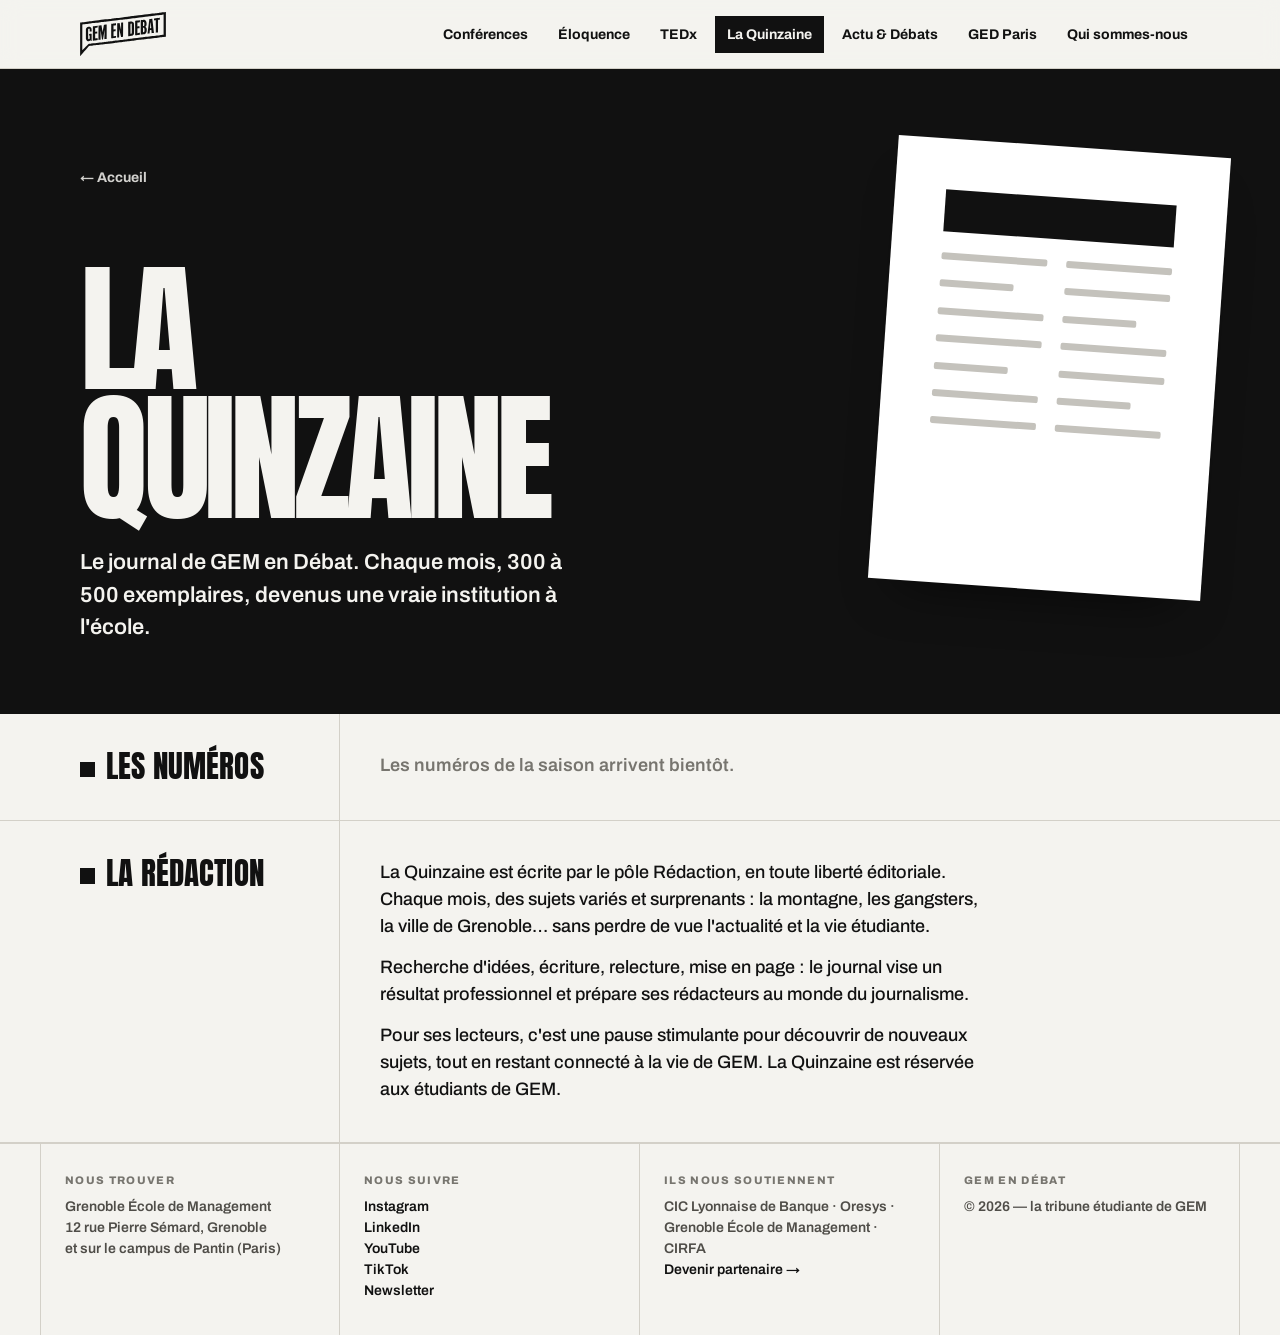
<file: la-quinzaine.html>
<!doctype html>
<html lang="fr">
<head>
<meta charset="utf-8">
<meta name="viewport" content="width=device-width, initial-scale=1">
<meta name="color-scheme" content="only light">
<meta name="darkreader-lock">
<title>La Quinzaine — GEM en Débat</title>
<meta name="description" content="La Quinzaine, le journal étudiant de GEM en Débat : chaque mois, 300 à 500 exemplaires distribués à Grenoble École de Management.">
<link rel="preconnect" href="https://fonts.googleapis.com">
<link rel="preconnect" href="https://fonts.gstatic.com" crossorigin>
<link href="https://fonts.googleapis.com/css2?family=Anton&family=Archivo:wdth,wght@62..125,400..900&display=swap" rel="stylesheet">
<link rel="icon" href="assets/logo.svg">
<link rel="stylesheet" href="assets/site.css?v=13">
<style>
  .p-hero .art { right: 5%; top: 12%; width: min(26vw, 340px); aspect-ratio: 3 / 4; background: #fff; padding: 4%; display: grid; grid-template-columns: 1fr 1fr; gap: 6% 8%; align-content: start; transform: rotate(4deg); box-shadow: 0 30px 50px -28px rgba(0,0,0,.6); animation: sway 4s ease-in-out infinite; }
  .p-hero .art b { grid-column: 1 / -1; height: 42px; background: #111; }
  .p-hero .art i { height: 7px; background: #c4c2bc; border-radius: 2px; }
  .p-hero .art i:nth-of-type(3n) { width: 70%; }
  @keyframes sway { 50% { transform: rotate(1deg) translateY(-8px); } }
  .issues { list-style: none; display: grid; grid-template-columns: repeat(auto-fill, minmax(min(200px, 40%), 1fr)); gap: 28px 20px; }
  .issue a, .issue > div { display: block; text-decoration: none; }
  .issues .ev-empty { grid-column: 1 / -1; }
  .issue .cover { aspect-ratio: 3 / 4; background: var(--quinz); display: grid; place-items: center; overflow: hidden; margin-bottom: 12px; transition: transform .25s; }
  .issue .cover img { width: 100%; height: 100%; object-fit: cover; }
  .issue .cover span { font-stretch: 112%; font-weight: 800; font-size: 64px; letter-spacing: -0.05em; color: var(--quinz-fg); }
  .issue a:hover .cover { transform: rotate(-2deg) translateY(-4px); }
  .issue h3 { font-stretch: 108%; font-weight: 700; font-size: 18px; line-height: 1.2; }
  .issue p { font-size: 14px; color: var(--muted); }
  @media (max-width: 860px) { .p-hero .art { opacity: .45; width: 46vw; right: -6%; } }
</style>
</head>
<body style="--accent: var(--paper)">
<header class="site-header" data-site-header></header>

<main>
  <section class="p-hero t-quinz" data-image="Image cover La Quinzaine">
    <div class="wrap">
      <a class="back" href="index.html">← Accueil</a>
      <h1 class="display" data-texte="quinzaine-grand-titre">La<br>Quinzaine</h1>
      <p class="lead" data-texte="quinzaine-intro">Le journal de GEM en Débat. Chaque mois, 300 à 500 exemplaires, devenus une vraie institution à l'école.</p>
    </div>
    <span class="art" aria-hidden="true"><b></b><i></i><i></i><i></i><i></i><i></i><i></i><i></i><i></i><i></i><i></i><i></i><i></i><i></i><i></i></span>
  </section>

  <section class="sec">
    <div class="wrap">
      <h2 class="display" data-texte="quinzaine-titre-les-numeros">Les numéros</h2>
      <div class="body">
        <ul class="issues" id="issues"></ul>
      </div>
    </div>
  </section>

  <section class="sec">
    <div class="wrap">
      <h2 class="display" data-texte="quinzaine-titre-redaction">La rédaction</h2>
      <div class="body" data-texte="quinzaine-redaction">
        <p>La Quinzaine est écrite par le pôle Rédaction, en toute liberté éditoriale. Chaque mois, des sujets variés et surprenants : la montagne, les gangsters, la ville de Grenoble… sans perdre de vue l'actualité et la vie étudiante.</p>
        <p>Recherche d'idées, écriture, relecture, mise en page : le journal vise un résultat professionnel et prépare ses rédacteurs au monde du journalisme.</p>
        <p>Pour ses lecteurs, c'est une pause stimulante pour découvrir de nouveaux sujets, tout en restant connecté à la vie de GEM. La Quinzaine est réservée aux étudiants de GEM.</p>
      </div>
    </div>
  </section>

  <section class="sec" data-photos="La Quinzaine" hidden>
    <div class="wrap">
      <h2 class="display" data-texte="quinzaine-titre-photos">En images</h2>
      <div class="body"><div class="gallery"></div></div>
    </div>
  </section>
</main>

<footer class="site-footer" data-site-footer></footer>

<script src="assets/site.js?v=13"></script>
<script src="assets/contenu.js?v=13"></script>
<script>
// les numéros viennent de l'onglet « Quinzaine » du Google Sheet, le plus récent en premier
CONTENU.tab("Quinzaine").then(rows => {
  const { get, image, esc } = CONTENU;
  const list = rows.filter(r => get(r, "titre") || get(r, "numero"));
  document.getElementById("issues").innerHTML = list.length ? list.map(r => {
    const n = get(r, "numero"), titre = get(r, "titre"), cover = image(get(r, "couverture"), 600), lien = get(r, "pdf", "lien");
    const inner = `
      <div class="cover">${cover ? `<img src="${esc(cover)}" alt="La Quinzaine n°${esc(n)}" data-n="${esc(n)}" loading="lazy" referrerpolicy="no-referrer" onerror="this.outerHTML='<span>n°'+this.dataset.n+'</span>'">` : `<span>n°${esc(n)}</span>`}</div>
      <h3>${esc(titre)}</h3>
      <p>${[n && `N°${esc(n)}`, esc(get(r, "date"))].filter(Boolean).join(" · ")}</p>`;
    return `<li class="issue">${lien ? `<a href="${esc(lien)}" target="_blank" rel="noopener">${inner}</a>` : `<div>${inner}</div>`}</li>`;
  }).join("") : `<li class="ev-empty">Les numéros de la saison arrivent bientôt.</li>`;
});
</script>
</body>
</html>
</file>
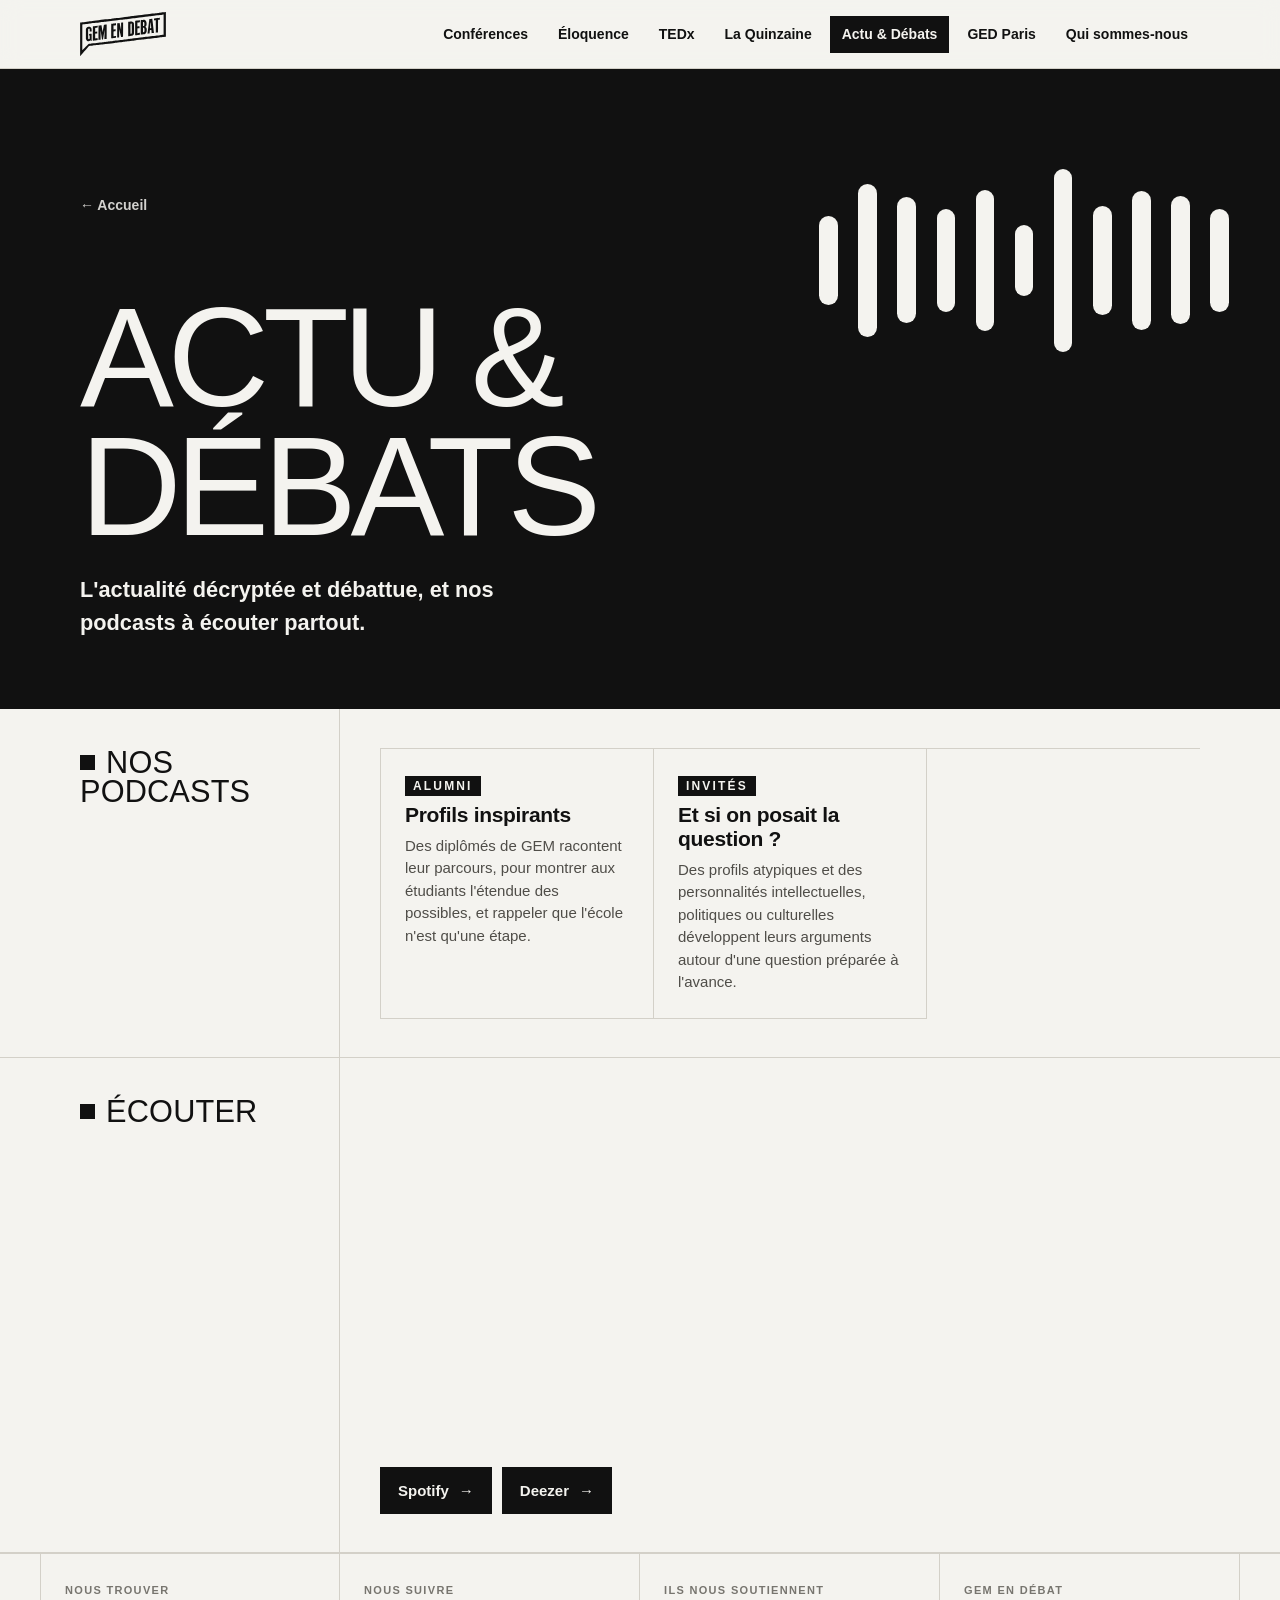
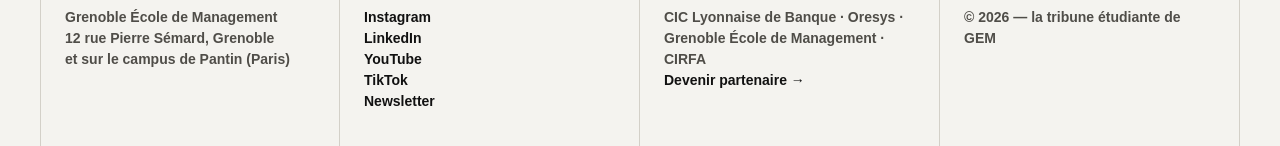
<file: podcasts.html>
<!doctype html>
<html lang="fr">
<head>
<meta charset="utf-8">
<title>Actu &amp; Débats — GEM en Débat</title>
<meta http-equiv="refresh" content="0; url=actu-debats.html">
<link rel="canonical" href="actu-debats.html">
</head>
<body><p>La page Podcasts fait maintenant partie du pôle <a href="actu-debats.html">Actu &amp; Débats</a>.</p></body>
</html>
</file>
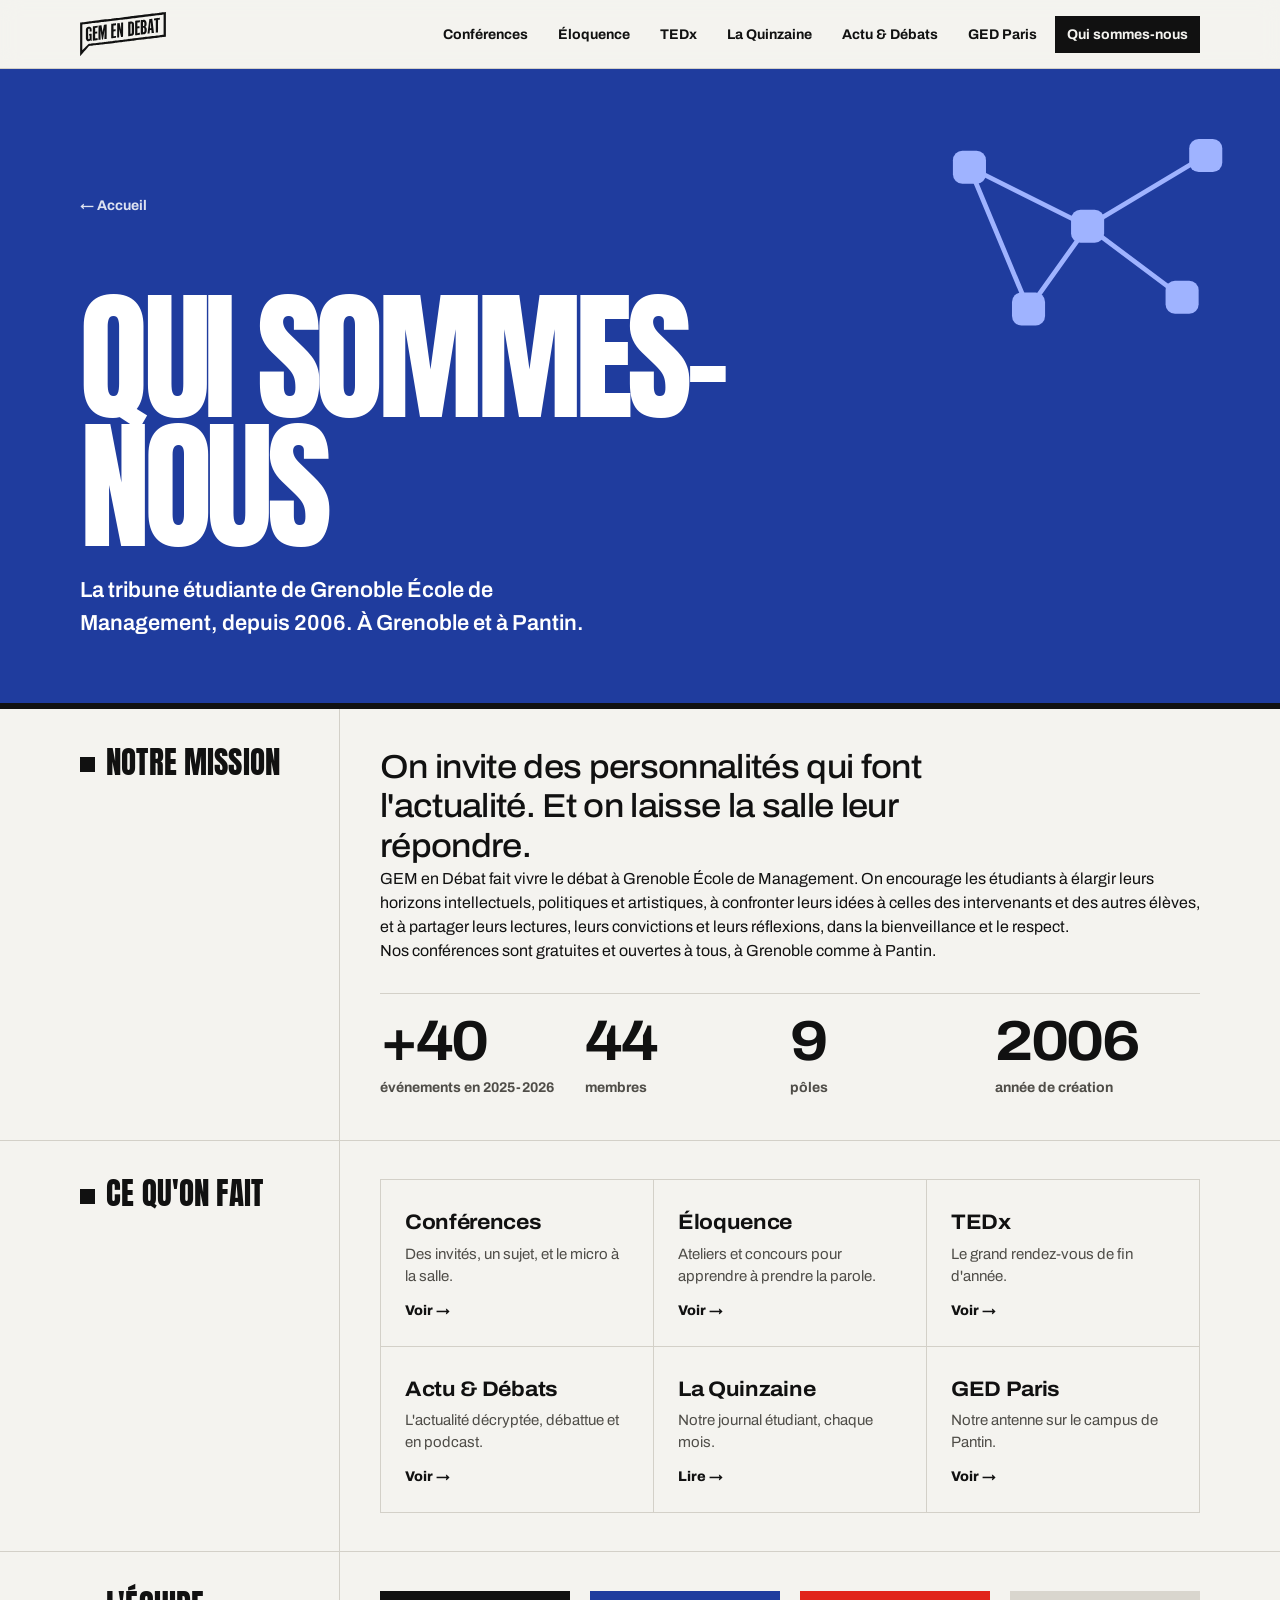
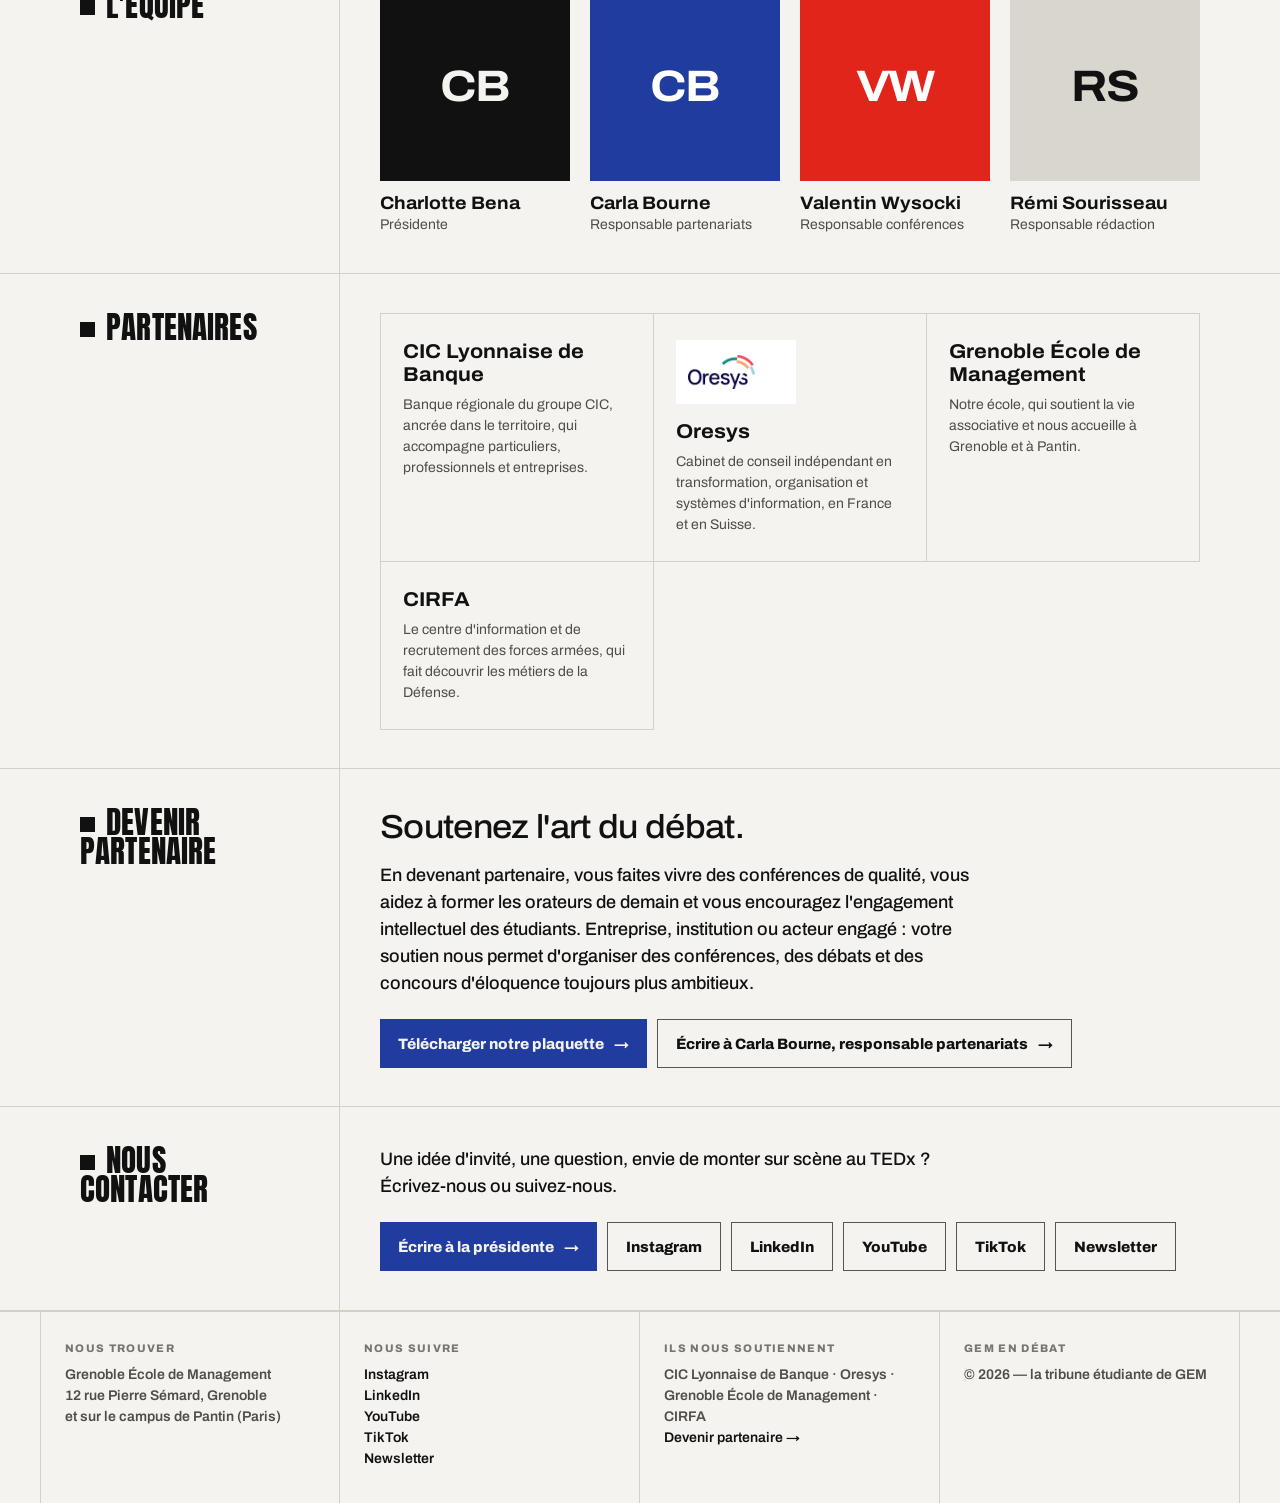
<file: qui-sommes-nous.html>
<!doctype html>
<html lang="fr">
<head>
<meta charset="utf-8">
<meta name="viewport" content="width=device-width, initial-scale=1">
<meta name="color-scheme" content="only light">
<meta name="darkreader-lock">
<title>Qui sommes-nous — GEM en Débat</title>
<meta name="description" content="GEM en Débat, la tribune étudiante de Grenoble École de Management : notre mission, nos formats, l'équipe et nos partenaires.">
<link rel="preconnect" href="https://fonts.googleapis.com">
<link rel="preconnect" href="https://fonts.gstatic.com" crossorigin>
<link href="https://fonts.googleapis.com/css2?family=Anton&family=Archivo:wdth,wght@62..125,400..900&display=swap" rel="stylesheet">
<link rel="icon" href="assets/logo.svg">
<link rel="stylesheet" href="assets/site.css?v=13">
<style>
  .p-hero .art { right: 3%; top: 8%; width: min(24vw, 330px); }
  .p-hero .art rect { transform-box: fill-box; transform-origin: center; animation: pop 2.6s ease-in-out infinite; }
  .p-hero .art rect:nth-of-type(2) { animation-delay: .3s; } .p-hero .art rect:nth-of-type(3) { animation-delay: .6s; }
  .p-hero .art rect:nth-of-type(4) { animation-delay: .9s; } .p-hero .art rect:nth-of-type(5) { animation-delay: 1.2s; }
  @keyframes pop { 50% { transform: scale(1.25); } }
  .big { font-stretch: 108%; font-weight: 700; font-size: clamp(24px, 2.6vw, 34px) !important; line-height: 1.2; letter-spacing: -0.02em; max-width: 30ch !important; color: var(--ink); }
  .team { display: grid; grid-template-columns: repeat(auto-fill, minmax(170px, 1fr)); gap: 28px 20px; }
  .member .av { aspect-ratio: 1; display: grid; place-items: center; font-stretch: 112%; font-weight: 700; font-size: 44px; letter-spacing: -0.03em; margin-bottom: 12px; overflow: hidden; }
  .member .av img { width: 100%; height: 100%; object-fit: cover; }
  .member h3 { font-stretch: 108%; font-weight: 700; font-size: 18px; line-height: 1.2; }
  .member p { font-size: 14px; color: var(--muted); }
  .member .bio { margin-top: 8px; color: var(--ink); line-height: 1.45; }
  .partners { display: grid; grid-template-columns: repeat(auto-fill, minmax(220px, 1fr)); border-top: 1px solid var(--line); border-left: 1px solid var(--line); }
  .partners > * { display: block; border-right: 1px solid var(--line); border-bottom: 1px solid var(--line); padding: 26px 22px; text-decoration: none; color: inherit; transition: background .2s; }
  .partners > a:hover { background: #e9e7e1; }
  .partners .logo { height: 64px; margin-bottom: 16px; display: inline-flex; align-items: center; background: #fff; padding: 8px 12px; }
  .partners .logo img { max-height: 100%; max-width: 70%; object-fit: contain; }
  .partners h3 { font-stretch: 108%; font-weight: 700; font-size: 20px; line-height: 1.15; color: var(--ink); margin-bottom: 8px; }
  .partners p { font-size: 14px; color: var(--muted); }
  .stats { display: grid; grid-template-columns: repeat(4, minmax(0, 1fr)); border-top: 1px solid var(--line); margin-top: 30px; }
  .stats div { padding: 20px 16px 4px 0; }
  .stats b { display: block; font-stretch: 112%; font-weight: 700; font-size: clamp(36px, 4.4vw, 60px); line-height: 1; letter-spacing: -0.04em; color: var(--ink); }
  .stats span { display: block; margin-top: 6px; font-size: 14px; font-weight: 700; color: var(--muted); }
  @media (max-width: 560px) { .stats { grid-template-columns: 1fr 1fr; } }
  .contact { display: flex; flex-wrap: wrap; gap: 10px; margin-top: 22px; }
  .contact .btn { background: var(--team); }
  .contact .btn:hover { background: var(--ink); color: var(--on-paper); }
  .contact .btn.ghost { background: transparent; color: var(--ink); border: 1px solid #555; }
  @media (max-width: 860px) { .p-hero .art { opacity: .4; width: 60vw; right: -8%; } }
</style>
</head>
<body style="--accent: var(--paper)">
<header class="site-header" data-site-header></header>

<main>
  <section class="p-hero t-team" data-image="Image cover Qui sommes-nous">
    <div class="wrap">
      <a class="back" href="index.html">← Accueil</a>
      <h1 class="display" data-texte="qui-grand-titre">Qui sommes-<br>nous</h1>
      <p class="lead" data-texte="qui-intro">La tribune étudiante de Grenoble École de Management, depuis 2006. À Grenoble et à Pantin.</p>
    </div>
    <svg class="art" viewBox="0 0 260 180" aria-hidden="true">
      <g stroke="#9fb3ff" stroke-width="4" fill="none"><path d="M30 40 L130 90 L230 30 M130 90 L80 160 M130 90 L210 150 M30 40 L80 160"/></g>
      <g fill="#9fb3ff"><rect x="16" y="26" width="28" height="28" rx="8"/><rect x="116" y="76" width="28" height="28" rx="8"/><rect x="216" y="16" width="28" height="28" rx="8"/><rect x="66" y="146" width="28" height="28" rx="8"/><rect x="196" y="136" width="28" height="28" rx="8"/></g>
    </svg>
  </section>

  <section class="sec">
    <div class="wrap">
      <h2 class="display" data-texte="qui-titre-notre-mission">Notre mission</h2>
      <div class="body">
        <p class="big" data-texte="qui-accroche">On invite des personnalités qui font l'actualité. Et on laisse la salle leur répondre.</p>
        <div data-texte="qui-mission">
        <p>GEM en Débat fait vivre le débat à Grenoble École de Management. On encourage les étudiants à élargir leurs horizons intellectuels, politiques et artistiques, à confronter leurs idées à celles des intervenants et des autres élèves, et à partager leurs lectures, leurs convictions et leurs réflexions, dans la bienveillance et le respect.</p>
        <p>Nos conférences sont gratuites et ouvertes à tous, à Grenoble comme à Pantin.</p>
        </div>
        <div class="stats">
          <div><b data-texte="qui-chiffre-1">+40</b><span data-texte="qui-chiffre-1-legende">événements en 2025-2026</span></div>
          <div><b data-texte="qui-chiffre-2">44</b><span data-texte="qui-chiffre-2-legende">membres</span></div>
          <div><b data-texte="qui-chiffre-3">9</b><span data-texte="qui-chiffre-3-legende">pôles</span></div>
          <div><b data-texte="qui-chiffre-4">2006</b><span data-texte="qui-chiffre-4-legende">année de création</span></div>
        </div>
      </div>
    </div>
  </section>

  <section class="sec">
    <div class="wrap">
      <h2 class="display" data-texte="qui-titre-fait">Ce qu'on fait</h2>
      <div class="body">
        <div class="blocks">
          <a class="block" href="conferences.html" style="--c:var(--conf);--fg:#fff"><h3 data-texte="qui-conferences">Conférences</h3><p data-texte="qui-des-invites-sujet">Des invités, un sujet, et le micro à la salle.</p><span class="go">Voir →</span></a>
          <a class="block" href="eloquence.html" style="--c:var(--elo);--fg:var(--ink)"><h3 data-texte="qui-eloquence">Éloquence</h3><p data-texte="qui-ateliers-concours-pour">Ateliers et concours pour apprendre à prendre la parole.</p><span class="go">Voir →</span></a>
          <a class="block" href="tedx.html" style="--c:var(--ted);--fg:#fff"><h3 data-texte="qui-tedx">TEDx</h3><p data-texte="qui-grand-rendez-vous">Le grand rendez-vous de fin d'année.</p><span class="go">Voir →</span></a>
          <a class="block" href="actu-debats.html" style="--c:var(--pod);--fg:var(--pod-fg)"><h3 data-texte="qui-actu">Actu &amp; Débats</h3><p data-texte="qui-actu-texte">L'actualité décryptée, débattue et en podcast.</p><span class="go">Voir →</span></a>
          <a class="block" href="la-quinzaine.html" style="--c:var(--quinz);--fg:var(--quinz-fg)"><h3 data-texte="qui-quinzaine">La Quinzaine</h3><p data-texte="qui-notre-journal-etudiant">Notre journal étudiant, chaque mois.</p><span class="go">Lire →</span></a>
          <a class="block" href="ged-paris.html" style="--c:var(--paris);--fg:var(--paris-fg)"><h3 data-texte="qui-ged-paris">GED Paris</h3><p data-texte="qui-notre-antenne-sur">Notre antenne sur le campus de Pantin.</p><span class="go">Voir →</span></a>
        </div>
      </div>
    </div>
  </section>

  <section class="sec">
    <div class="wrap">
      <h2 class="display" data-texte="qui-titre-equipe">L'équipe</h2>
      <div class="body">
        <div class="team" id="team"></div>
      </div>
    </div>
  </section>

  <section class="sec" data-onglet="Photos d'équipe" hidden>
    <div class="wrap">
      <h2 class="display" data-texte="qui-titre-photos">L'équipe en images</h2>
      <div class="body"><div class="gallery"></div></div>
    </div>
  </section>

  <section class="sec">
    <div class="wrap">
      <h2 class="display" data-texte="qui-titre-partenaires">Partenaires</h2>
      <div class="body">
        <div class="partners" id="partners"></div>
      </div>
    </div>
  </section>

  <section class="sec" id="partenaire">
    <div class="wrap">
      <h2 class="display" data-texte="qui-titre-devenir-partenaire">Devenir partenaire</h2>
      <div class="body">
        <p class="big" data-texte="partenaire-accroche">Soutenez l'art du débat.</p>
        <p data-texte="partenaire-texte">En devenant partenaire, vous faites vivre des conférences de qualité, vous aidez à former les orateurs de demain et vous encouragez l'engagement intellectuel des étudiants. Entreprise, institution ou acteur engagé : votre soutien nous permet d'organiser des conférences, des débats et des concours d'éloquence toujours plus ambitieux.</p>
        <div class="contact">
          <a class="btn" data-lien="qui-bouton-telecharger-notre-plaquette-lien" href="https://s3.amazonaws.com/polo-content/1541274/818ed071fc1d4e169b04b0e47cca9021" target="_blank" rel="noopener"><span data-texte="qui-bouton-telecharger-notre-plaquette">Télécharger notre plaquette</span> <span>→</span></a>
          <a class="btn ghost" data-lien="qui-bouton-ecrire-carla-bourne-lien" href="mailto:carla.bourne@grenoble-em.com"><span data-texte="qui-bouton-ecrire-carla-bourne">Écrire à Carla Bourne, responsable partenariats</span> <span>→</span></a>
        </div>
      </div>
    </div>
  </section>

  <section class="sec" id="contact">
    <div class="wrap">
      <h2 class="display" data-texte="qui-titre-nous-contacter">Nous contacter</h2>
      <div class="body">
        <p data-texte="contact-texte">Une idée d'invité, une question, envie de monter sur scène au TEDx ? Écrivez-nous ou suivez-nous.</p>
        <div class="contact">
          <a class="btn" data-lien="qui-bouton-ecrire-presidente-lien" href="mailto:charlotte.bena@grenoble-em.com"><span data-texte="qui-bouton-ecrire-presidente">Écrire à la présidente</span> <span>→</span></a>
          <a class="btn ghost" href="https://www.instagram.com/gemendebat/" target="_blank" rel="noopener">Instagram</a>
          <a class="btn ghost" href="https://www.linkedin.com/company/gem-en-d%C3%A9bat/" target="_blank" rel="noopener">LinkedIn</a>
          <a class="btn ghost" href="https://www.youtube.com/@gemendebat" target="_blank" rel="noopener">YouTube</a>
          <a class="btn ghost" href="https://www.tiktok.com/@gemendebat" target="_blank" rel="noopener">TikTok</a>
          <a class="btn ghost" href="https://forms.office.com/e/6Dq8nwca7X" target="_blank" rel="noopener">Newsletter</a>
        </div>
      </div>
    </div>
  </section>
</main>

<footer class="site-footer" data-site-footer></footer>

<script src="assets/site.js?v=13"></script>
<script src="assets/contenu.js?v=13"></script>
<script>
// l'équipe et les partenaires viennent des onglets « Équipe » et « Partenaires » du Google Sheet
const { get, image, esc } = CONTENU;
const COLORS = [["#111111", "#f4f3ef"], ["#1f3c9e", "#ffffff"], ["#e1251b", "#ffffff"], ["#d9d6ce", "#111111"]];
const initials = n => n.split(/\s+/).map(w => w[0] || "").join("").slice(0, 2).toUpperCase();

CONTENU.tab("Équipe").then(rows => {
  document.getElementById("team").innerHTML = rows.filter(r => get(r, "nom")).map((r, i) => {
    const [bg, fg] = COLORS[i % COLORS.length], nom = get(r, "nom"), photo = image(get(r, "photo"), 500);
    return `
    <div class="member">
      <div class="av" style="background:${bg};color:${fg}">${photo ? `<img src="${esc(photo)}" alt="${esc(nom)}" data-ini="${esc(initials(nom))}" loading="lazy" referrerpolicy="no-referrer" onerror="this.replaceWith(this.dataset.ini)">` : esc(initials(nom))}</div>
      <h3>${esc(nom)}</h3>
      <p>${esc(get(r, "role"))}</p>
      ${get(r, "description") ? `<p class="bio">${esc(get(r, "description"))}</p>` : ""}
    </div>`;
  }).join("");
});

CONTENU.tab("Partenaires").then(rows => {
  document.getElementById("partners").innerHTML = rows.filter(r => get(r, "nom")).map(r => {
    const nom = get(r, "nom"), logo = image(get(r, "logo"), 600), site = get(r, "site");
    const inner = `
      ${logo ? `<div class="logo"><img src="${esc(logo)}" alt="${esc(nom)}" loading="lazy" referrerpolicy="no-referrer" onerror="this.parentNode.remove()"></div>` : ""}
      <h3>${esc(nom)}</h3>
      <p>${esc(get(r, "description"))}</p>`;
    return site ? `<a href="${esc(site)}" target="_blank" rel="noopener">${inner}</a>` : `<div>${inner}</div>`;
  }).join("");
});
</script>
</body>
</html>
</file>
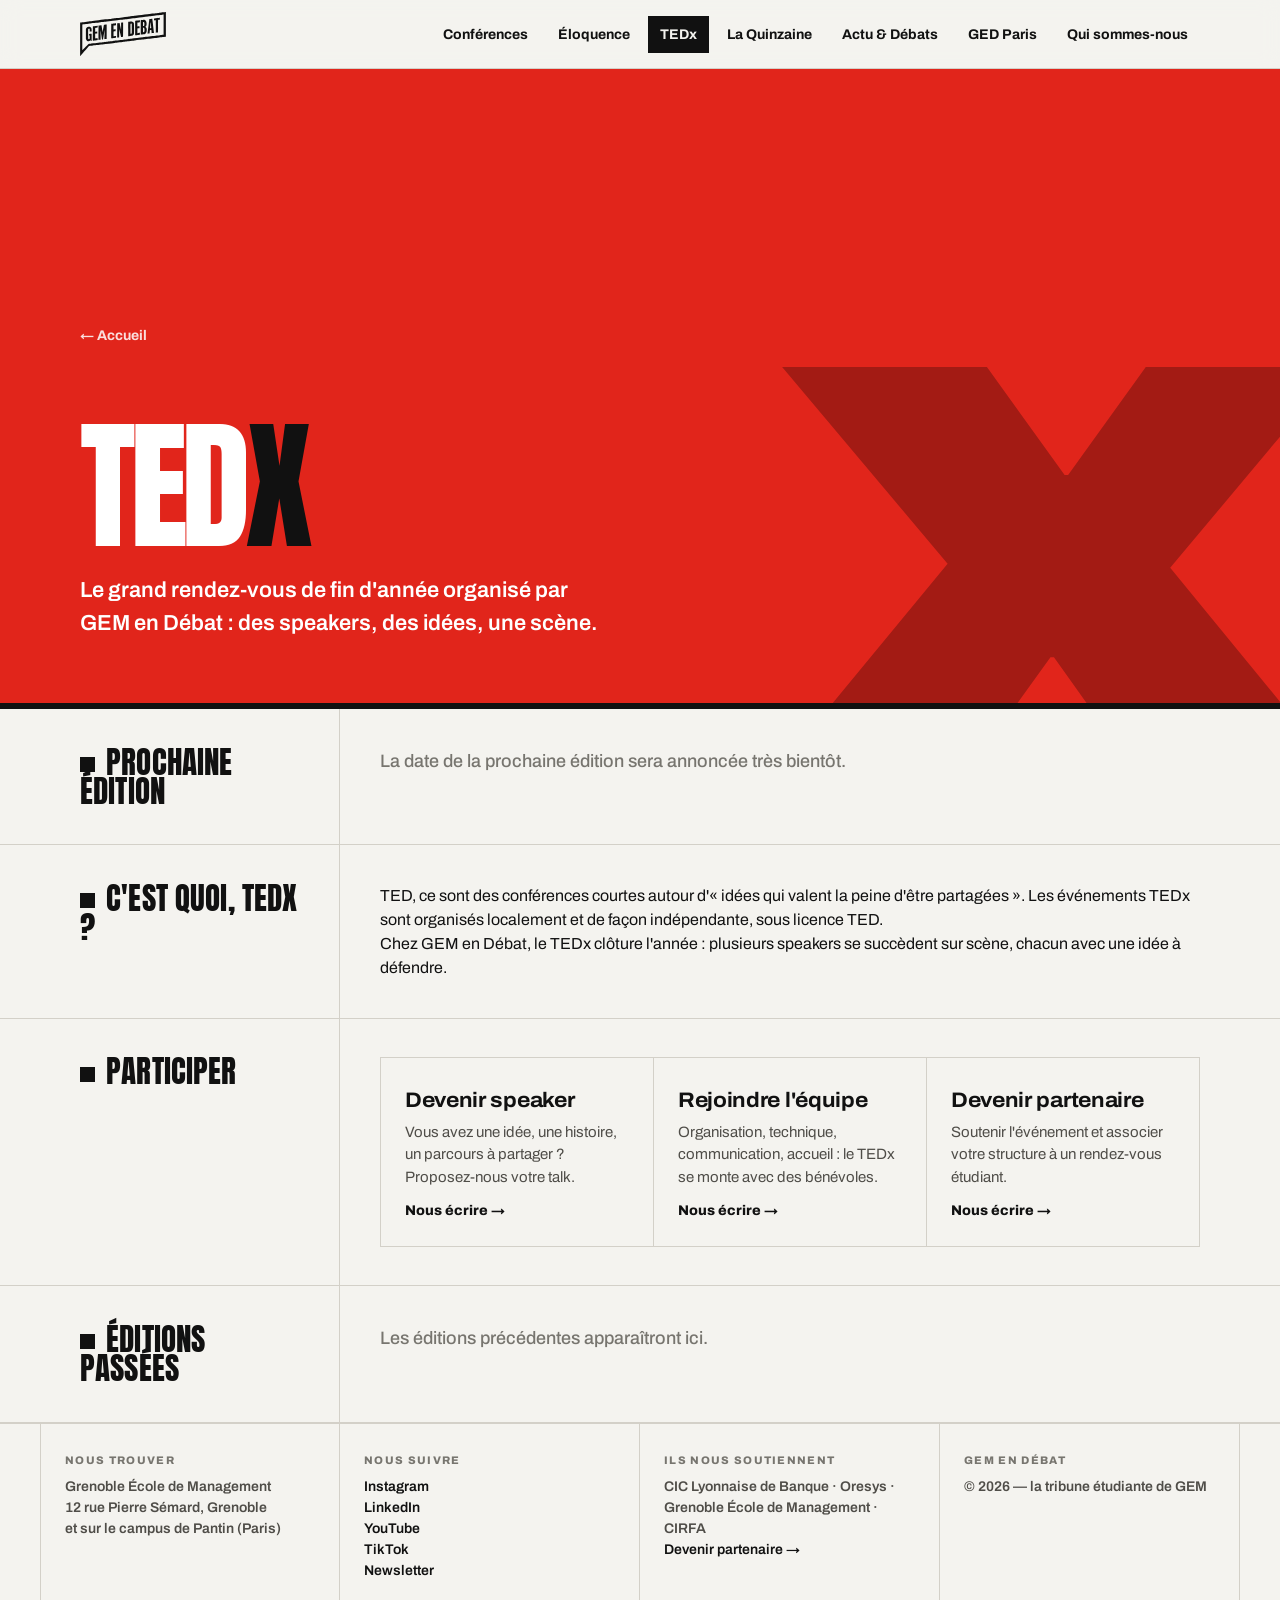
<file: tedx.html>
<!doctype html>
<html lang="fr">
<head>
<meta charset="utf-8">
<meta name="viewport" content="width=device-width, initial-scale=1">
<meta name="color-scheme" content="only light">
<meta name="darkreader-lock">
<title>TEDx — GEM en Débat</title>
<meta name="description" content="Le TEDx organisé par GEM en Débat : le grand rendez-vous de fin d'année, des speakers et des idées.">
<link rel="preconnect" href="https://fonts.googleapis.com">
<link rel="preconnect" href="https://fonts.gstatic.com" crossorigin>
<link href="https://fonts.googleapis.com/css2?family=Anton&family=Archivo:wdth,wght@62..125,400..900&display=swap" rel="stylesheet">
<link rel="icon" href="assets/logo.svg">
<link rel="stylesheet" href="assets/site.css?v=13">
<style>
  .p-hero .art { right: -2%; bottom: -34%; font-stretch: 112%; font-weight: 900; font-size: min(62vw, 820px); line-height: 1; letter-spacing: -0.06em; color: rgba(0,0,0,.28); transition: transform 1s cubic-bezier(.2,.8,.2,1); }
  .p-hero:hover .art { transform: rotate(10deg); }
  .p-hero h1 span { color: #111; }
  .blocks a.block { --c: var(--ted); --fg: #fff; }
  .note { margin-top: 16px; font-size: 14px; color: var(--muted); max-width: 60ch; }
</style>
</head>
<body style="--accent: var(--paper)">
<header class="site-header" data-site-header></header>

<main>
  <section class="p-hero t-ted" data-image="Image cover TEDx">
    <div class="wrap">
      <a class="back" href="index.html">← Accueil</a>
      <h1 class="display">TED<span>x</span></h1>
      <p class="lead" data-texte="tedx-intro">Le grand rendez-vous de fin d'année organisé par GEM en Débat : des speakers, des idées, une scène.</p>
    </div>
    <span class="art" aria-hidden="true">x</span>
  </section>

  <section class="sec">
    <div class="wrap">
      <h2 class="display" data-texte="tedx-titre-prochaine-edition">Prochaine édition</h2>
      <div class="body" id="upcoming"></div>
    </div>
  </section>

  <section class="sec">
    <div class="wrap">
      <h2 class="display" data-texte="tedx-titre-est-quoi-tedx">C'est quoi, TEDx ?</h2>
      <div class="body">
        <div data-texte="tedx-presentation">
        <p>TED, ce sont des conférences courtes autour d'« idées qui valent la peine d'être partagées ». Les événements TEDx sont organisés localement et de façon indépendante, sous licence TED.</p>
        <p>Chez GEM en Débat, le TEDx clôture l'année : plusieurs speakers se succèdent sur scène, chacun avec une idée à défendre.</p>
        </div>
      </div>
    </div>
  </section>

  <section class="sec">
    <div class="wrap">
      <h2 class="display" data-texte="tedx-titre-participer">Participer</h2>
      <div class="body">
        <div class="blocks">
          <a class="block" href="qui-sommes-nous.html#contact"><h3 data-texte="tedx-devenir-speaker">Devenir speaker</h3><p data-texte="tedx-vous-avez-une">Vous avez une idée, une histoire, un parcours à partager ? Proposez-nous votre talk.</p><span class="go">Nous écrire →</span></a>
          <a class="block" href="qui-sommes-nous.html#contact"><h3 data-texte="tedx-rejoindre-equipe">Rejoindre l'équipe</h3><p data-texte="tedx-organisation-technique-communication">Organisation, technique, communication, accueil : le TEDx se monte avec des bénévoles.</p><span class="go">Nous écrire →</span></a>
          <a class="block" href="qui-sommes-nous.html#contact"><h3 data-texte="tedx-devenir-partenaire">Devenir partenaire</h3><p data-texte="tedx-soutenir-evenement-associer">Soutenir l'événement et associer votre structure à un rendez-vous étudiant.</p><span class="go">Nous écrire →</span></a>
        </div>
      </div>
    </div>
  </section>

  <section class="sec">
    <div class="wrap">
      <h2 class="display" data-texte="tedx-titre-editions-passees">Éditions passées</h2>
      <div class="body" id="past"></div>
    </div>
  </section>

  <section class="sec" data-photos="TEDx" hidden>
    <div class="wrap">
      <h2 class="display" data-texte="tedx-titre-photos">En images</h2>
      <div class="body"><div class="gallery"></div></div>
    </div>
  </section>
</main>

<footer class="site-footer" data-site-footer></footer>

<script src="assets/site.js?v=13"></script>
<script src="assets/contenu.js?v=13"></script>
<script src="assets/events.js?v=13"></script>
<script>
GEM.load().then(events => {
  const list = events.filter(e => e.type === "TEDx");
  document.getElementById("upcoming").innerHTML = GEM.rows(list.filter(e => !e.past), "La date de la prochaine édition sera annoncée très bientôt.");
  document.getElementById("past").innerHTML = GEM.cards(list.filter(e => e.past).reverse(), "Les éditions précédentes apparaîtront ici.");
});
</script>
</body>
</html>
</file>
<file: assets/site.css>
:root { color-scheme: only light; }
/* GEM en Débat — styles communs à toutes les pages */
:root {
  /* fond clair, éléments noirs, accents rouge et bleu (comme les affiches) */
  --white: #f4f3ef;   /* fond des pages */
  --ink: #111111;     /* texte */
  --paper: #111111;   /* aplats noirs : boutons, bandeau, page en cours */
  --on-paper: #f4f3ef; /* texte posé sur ces aplats */
  --red: #e1251b;
  --navy: #1f3c9e;
  --sky: #6f8fff;
  --muted: #4f4d48;
  --blue: var(--paper); /* couleur d'accent : boutons, liens, page en cours */
  --line: #d3d0c8;
  --soft: #77756f;
  /* couleurs des univers (les tuiles de l'accueil) */
  --conf: #111111;  --conf-fg: #f4f3ef;
  --elo: #111111;   --elo-fg: #f4f3ef;
  --ted: #e1251b;   --ted-fg: #ffffff;
  --pod: #111111;   --pod-fg: #f4f3ef;
  --team: #1f3c9e;  --team-fg: #ffffff;
  --quinz: #111111; --quinz-fg: #f4f3ef;
  --paris: #111111; --paris-fg: #f4f3ef;
  --max: 1200px;
  --gutter: clamp(16px, 4vw, 40px);
}
* { box-sizing: border-box; margin: 0; padding: 0; }
html { scroll-behavior: smooth; overflow-x: clip; }
body { background: var(--white); color: var(--ink); font-family: "Archivo", "Helvetica Neue", Arial, sans-serif; font-size: 16px; line-height: 1.5; -webkit-font-smoothing: antialiased; }
a { color: inherit; }
button { font: inherit; color: inherit; cursor: pointer; }
img { display: block; max-width: 100%; }
.display { font-family: "Anton", Impact, "Arial Narrow", sans-serif; font-weight: 400; font-stretch: normal; letter-spacing: .005em; line-height: .95; text-transform: uppercase; }
.wrap { max-width: var(--max); margin: 0 auto; padding-left: var(--gutter); padding-right: var(--gutter); }

/* ---------- Menu ---------- */
.site-header { position: sticky; top: 0; z-index: 30; background: rgba(244,243,239,.92); backdrop-filter: blur(10px); -webkit-backdrop-filter: blur(10px); border-bottom: 1px solid var(--line); }
.sh { max-width: var(--max); margin: 0 auto; padding: 12px var(--gutter); display: flex; align-items: center; justify-content: space-between; gap: 20px; color: var(--ink); }
.sh-logo { display: block; width: 86px; flex: none; color: var(--ink); }
.sh-logo svg { display: block; width: 100%; height: auto; }
.sh-nav { display: flex; gap: 6px; font-weight: 700; font-size: 14px; overflow-x: auto; scrollbar-width: none; }
.sh-nav::-webkit-scrollbar { display: none; }
.sh-nav a { text-decoration: none; padding: 8px 12px; white-space: nowrap; transition: background .15s; }
.sh-nav a:hover { background: #e4e2db; }
.sh-nav a[aria-current="page"] { background: var(--blue); color: var(--on-paper); }

/* ---------- En-tête de page (couleur de l'univers) ---------- */
.p-hero { position: relative; overflow: hidden; background: var(--bg); color: var(--fg); min-height: min(72vh, 640px); display: flex; align-items: flex-end; }
.p-hero .wrap { position: relative; z-index: 1; width: 100%; padding-top: clamp(48px, 8vw, 96px); padding-bottom: clamp(36px, 5vw, 64px); }
.p-hero .back { display: inline-block; margin-bottom: clamp(28px, 6vw, 80px); font-weight: 700; font-size: 14px; text-decoration: none; opacity: .85; }
.p-hero .back:hover { opacity: 1; text-decoration: underline; text-underline-offset: 4px; }
.p-hero h1 { font-size: clamp(40px, 11vw, 168px); line-height: .92; letter-spacing: -0.045em; }
.p-hero .lead { margin-top: 22px; font-size: clamp(18px, 1.7vw, 22px); font-weight: 600; max-width: 40ch; }
.p-hero .art { position: absolute; z-index: 0; pointer-events: none; }
.t-conf { --bg: var(--conf); --fg: var(--conf-fg); }
.t-elo  { --bg: var(--elo);  --fg: var(--elo-fg); }
.t-ted  { --bg: var(--ted);  --fg: var(--ted-fg); }
.t-pod  { --bg: var(--pod);  --fg: var(--pod-fg); }
.t-team { --bg: var(--team); --fg: var(--team-fg); }
.t-quinz { --bg: var(--quinz); --fg: var(--quinz-fg); }
.t-paris { --bg: var(--paris); --fg: var(--paris-fg); }
/* la petite pastille de couleur de la page, reprise dans les titres de section */
.sec h2::before { content: ""; display: inline-block; width: .5em; height: .5em; margin-right: .35em; background: var(--accent, var(--blue)); vertical-align: .08em; }

/* ---------- Sections (colonne de titre + contenu, avec les fines lignes bleues) ---------- */
.sec { border-bottom: 1px solid var(--line); }
.sec .wrap { display: grid; grid-template-columns: minmax(200px, 300px) 1fr; padding: 0; }
.sec h2 { color: var(--ink); font-size: clamp(24px, 2.4vw, 32px); padding: clamp(24px, 3vw, 40px) var(--gutter); border-right: 1px solid var(--line); }
.sec .body { padding: clamp(24px, 3vw, 40px) var(--gutter); min-width: 0; }
.sec .body > p { font-size: 18px; font-weight: 500; max-width: 60ch; }
.sec .body > p + p { margin-top: 14px; }
.todo { display: inline-block; margin-top: 16px; font-size: 12px; font-weight: 800; letter-spacing: .08em; text-transform: uppercase; color: var(--soft); border: 1px dashed var(--soft); padding: 3px 8px; }

/* blocs en grille (formats, étapes, épisodes, équipe) */
.blocks { display: grid; grid-template-columns: repeat(auto-fill, minmax(min(100%, 240px), 1fr)); border-top: 1px solid var(--line); border-left: 1px solid var(--line); }
.blocks > * { border-right: 1px solid var(--line); border-bottom: 1px solid var(--line); padding: 24px; }
.blocks h3 { font-stretch: 108%; font-weight: 700; font-size: 21px; letter-spacing: -0.015em; line-height: 1.15; margin: 6px 0 8px; }
.blocks p { font-size: 15px; color: var(--muted); }
.blocks .n { font-stretch: 112%; font-weight: 700; font-size: 44px; line-height: 1; letter-spacing: -0.04em; color: var(--accent, var(--blue)); }
a.block { text-decoration: none; transition: background .2s, color .2s; }
a.block:hover { background: var(--c); color: var(--fg); }
a.block:hover p { color: inherit; }
a.block .go { display: inline-block; margin-top: 12px; font-weight: 800; font-size: 14px; }

/* ---------- Boutons ---------- */
.btn { display: inline-flex; align-items: center; gap: 10px; background: var(--blue); color: var(--on-paper); border: 0; font-weight: 800; font-size: 15px; padding: 13px 18px 12px; text-decoration: none; white-space: nowrap; transition: gap .2s, background .15s; }
.btn:hover { gap: 16px; background: transparent; color: var(--paper); box-shadow: inset 0 0 0 1px var(--paper); }
.btn.off { background: transparent; color: var(--soft); border: 1px dashed var(--soft); pointer-events: none; }
.btn.ghost { background: transparent; color: var(--blue); border: 1px solid var(--blue); }
.btn.ghost:hover { background: var(--blue); color: var(--on-paper); }

/* ---------- Liste d'événements ---------- */
.ev-empty { font-size: 18px; font-weight: 600; color: var(--soft); }
.ev-rows { list-style: none; border-top: 1px solid var(--line); }
.ev-row { display: grid; grid-template-columns: 92px 120px 1fr auto; gap: 24px; align-items: center; padding: 18px 0; border-bottom: 1px solid var(--line); }
.ev-poster { position: relative; width: 92px; aspect-ratio: 1 / 1.414; background: var(--c); color: var(--fg); display: grid; place-items: center; overflow: hidden; }
.ev-poster svg { width: 80%; }
.ev-poster img { position: absolute; inset: 0; width: 100%; height: 100%; object-fit: cover; }
.ev-date b { display: block; font-stretch: 108%; font-weight: 800; font-size: 22px; line-height: 1.1; letter-spacing: -0.02em; color: var(--blue); }
.ev-date span { font-size: 13px; font-weight: 700; text-transform: uppercase; letter-spacing: .05em; color: var(--soft); }
.ev-type { display: inline-flex; align-items: center; gap: 7px; font-size: 12px; font-weight: 800; text-transform: uppercase; letter-spacing: .1em; color: var(--blue); }
.ev-type i { width: 9px; height: 9px; border-radius: 50%; background: var(--c); }
.ev-main h3 { font-stretch: 108%; font-weight: 700; font-size: clamp(22px, 2.4vw, 32px); line-height: 1.15; letter-spacing: -0.02em; margin: 4px 0 6px; }
.ev-main p { font-size: 15px; color: var(--muted); }
.ev-main .ev-who { font-size: 17px; font-weight: 700; color: var(--ink); margin-bottom: 2px; }

.ev-cards { display: grid; grid-template-columns: repeat(auto-fill, minmax(200px, 1fr)); gap: 28px 20px; }
.ev-card-img { position: relative; aspect-ratio: 1 / 1.414; background: var(--c); color: var(--fg); display: grid; place-items: center; overflow: hidden; margin-bottom: 14px; }
.ev-card-img svg { width: 62%; }
.ev-card-img img { position: absolute; inset: 0; width: 100%; height: 100%; object-fit: cover; transition: transform .4s; }
.ev-card:hover .ev-card-img img { transform: scale(1.04); }
.ev-card-d { font-size: 12px; font-weight: 800; text-transform: uppercase; letter-spacing: .08em; color: var(--soft); }
.ev-card h3 { font-stretch: 108%; font-weight: 700; font-size: 19px; line-height: 1.15; letter-spacing: -0.015em; margin: 4px 0; }
.ev-card p { font-size: 14px; color: var(--muted); }

/* ---------- Pied de page ---------- */
.site-footer { display: grid; grid-template-columns: minmax(16px, 1fr) repeat(4, minmax(0, 300px)) minmax(16px, 1fr); color: var(--muted); border-top: 1px solid var(--line); }
.site-footer > div { padding: 28px 24px 34px; border-right: 1px solid var(--line); font-size: 14px; font-weight: 600; }
.site-footer > div:first-child { grid-column: 2; border-left: 1px solid var(--line); }
.site-footer h6 { font-size: 11px; font-weight: 800; letter-spacing: .12em; text-transform: uppercase; margin-bottom: 8px; color: var(--soft); }
.site-footer ul { list-style: none; }
.site-footer a { text-decoration: none; }
.site-footer a { color: var(--ink); }
.site-footer a:hover { text-decoration: underline; text-underline-offset: 3px; }

/* ---------- Fenêtre d'inscription HelloAsso ---------- */
dialog.reg { border: 0; background: #fff; color: #111; width: min(640px, calc(100vw - 32px)); max-height: calc(100dvh - 32px); padding: 0; margin: auto; box-shadow: 0 40px 100px -20px rgba(0,0,0,.6); }
dialog.reg::backdrop { background: rgba(0,0,0,.6); backdrop-filter: blur(4px); }
.reg .m-head { background: #111; color: #fff; padding: 22px 26px; position: relative; }
.reg .m-head small { font-size: 12px; font-weight: 700; opacity: .8; }
.reg .m-head h3 { font-stretch: 112%; font-weight: 700; font-size: 26px; line-height: 1.05; letter-spacing: -0.02em; margin-top: 6px; padding-right: 40px; }
.reg .m-when { font-weight: 600; font-size: 14px; margin-top: 8px; }
.reg .close { position: absolute; top: 14px; right: 14px; background: none; border: 0; color: #fff; font-size: 30px; line-height: 1; width: 36px; height: 36px; }
.reg .ha { position: relative; }
.reg .ha iframe { display: block; width: 100%; height: min(600px, calc(100dvh - 230px)); border: 0; }
.reg .ha .loading { position: absolute; inset: 0; display: grid; place-items: center; font-weight: 700; color: var(--soft); pointer-events: none; transition: opacity .2s; }
.reg .ha.ready .loading { opacity: 0; }
.reg .m-foot { display: flex; flex-wrap: wrap; gap: 12px; justify-content: space-between; align-items: center; padding: 14px 26px; border-top: 1px solid var(--line); font-size: 14px; font-weight: 700; color: var(--blue); }
.reg .m-foot button { background: none; border: 0; font-weight: 700; color: #111; text-decoration: underline; text-underline-offset: 3px; }

/* ---------- Petits écrans ---------- */
@media (max-width: 860px) {
  .sh { flex-direction: column; align-items: flex-start; gap: 8px; padding-top: 10px; padding-bottom: 8px; }
  .sh-logo { width: 70px; }
  .sh-nav { width: 100%; margin: 0 -12px; }
  .p-hero { min-height: 0; }
  .p-hero .wrap { padding-top: 36px; }
  .p-hero .back { margin-bottom: 72px; }
  .sec .wrap { grid-template-columns: 1fr; }
  .sec h2 { border-right: 0; border-bottom: 1px solid var(--line); padding-bottom: 16px; }
  .ev-row { grid-template-columns: 72px 1fr; gap: 6px 18px; }
  .ev-poster { width: 72px; grid-row: 1 / span 3; align-self: start; }
  .ev-date b { font-size: 18px; }
  .ev-act { grid-column: 2; margin-top: 8px; }
  .site-footer { grid-template-columns: 1fr; }
  .site-footer > div, .site-footer > div:first-child { grid-column: 1; border-left: 0; border-right: 0; border-bottom: 1px solid var(--line); }
}
@media (prefers-reduced-motion: reduce) { * { transition: none !important; } }

/* ---------- Bandeau d'annonce (onglet Annonce du Sheet) ---------- */
.annonce { display: flex; align-items: center; justify-content: center; flex-wrap: wrap; gap: 6px 12px; padding: 11px 20px 10px; background: var(--paper); color: var(--on-paper); font-weight: 700; font-size: 15px; line-height: 1.3; text-decoration: none; text-align: center; }
.annonce i { width: 9px; height: 9px; border-radius: 50%; background: var(--on-paper); flex: none; animation: blink 1.6s ease-in-out infinite; }
@keyframes blink { 50% { opacity: .3; } }
.annonce b { font-weight: 800; color: var(--on-paper); text-decoration: underline; text-underline-offset: 3px; white-space: nowrap; }
.annonce b span { display: inline-block; transition: transform .2s; }
a.annonce:hover b span { transform: translateX(4px); }

/* description d'un événement, et lien vers le replay des événements passés */
.ev-main .ev-desc { margin: 6px 0 8px; max-width: 62ch; }
.ev-main .ev-desc p { color: var(--ink); font-size: 15px; line-height: 1.5; }
.ev-main .ev-desc p + p { margin-top: 6px; }
.ev-card-go { display: inline-flex; gap: 6px; margin-top: 8px; font-size: 14px; font-weight: 800; color: var(--ink); text-decoration: none; border-bottom: 2px solid var(--c); }
.ev-card-go span { transition: transform .2s; }
.ev-card-go:hover span { transform: translateX(4px); }

/* ---------- Galeries « En images » (onglet Photos du Sheet) ---------- */
.gallery { display: grid; grid-template-columns: repeat(auto-fill, minmax(min(260px, 100%), 1fr)); gap: 16px; }
.gallery figure { margin: 0; }
.gallery a { display: block; overflow: hidden; aspect-ratio: 4 / 3; background: #e4e2db; }
.gallery img { width: 100%; height: 100%; object-fit: cover; transition: transform .4s; }
.gallery a:hover img { transform: scale(1.04); }
.gallery figcaption { margin-top: 8px; font-size: 14px; font-weight: 600; color: var(--muted); }

/* ---------- Image en haut de page (onglet Textes, clé « …-image-haut ») ----------
   la photo remplit le haut de page, la couleur de la page reste en dégradé à gauche pour que le texte se lise */
.p-hero.has-image { background: var(--bg) var(--img) center / cover no-repeat; }
.p-hero.has-image::before { content: ""; position: absolute; inset: 0; z-index: 0;
  background: linear-gradient(90deg, var(--bg) 0%, color-mix(in srgb, var(--bg) 80%, transparent) 38%, color-mix(in srgb, var(--bg) 15%, transparent) 75%, transparent 100%); }
.p-hero.has-image .art { display: none; }
@media (max-width: 860px) {
  .p-hero.has-image::before { background: linear-gradient(0deg, var(--bg) 0%, color-mix(in srgb, var(--bg) 75%, transparent) 55%, color-mix(in srgb, var(--bg) 20%, transparent) 100%); }
}

/* titres d'événements dans la typo condensée des affiches */
.ev-main h3, .ev-card h3 { font-family: "Anton", Impact, sans-serif; font-weight: 400; font-stretch: normal; letter-spacing: .01em; text-transform: uppercase; line-height: 1; }

/* haut des pages : un filet noir en bas, comme sur les affiches */
.p-hero { border-bottom: 6px solid var(--paper); }
</file>
